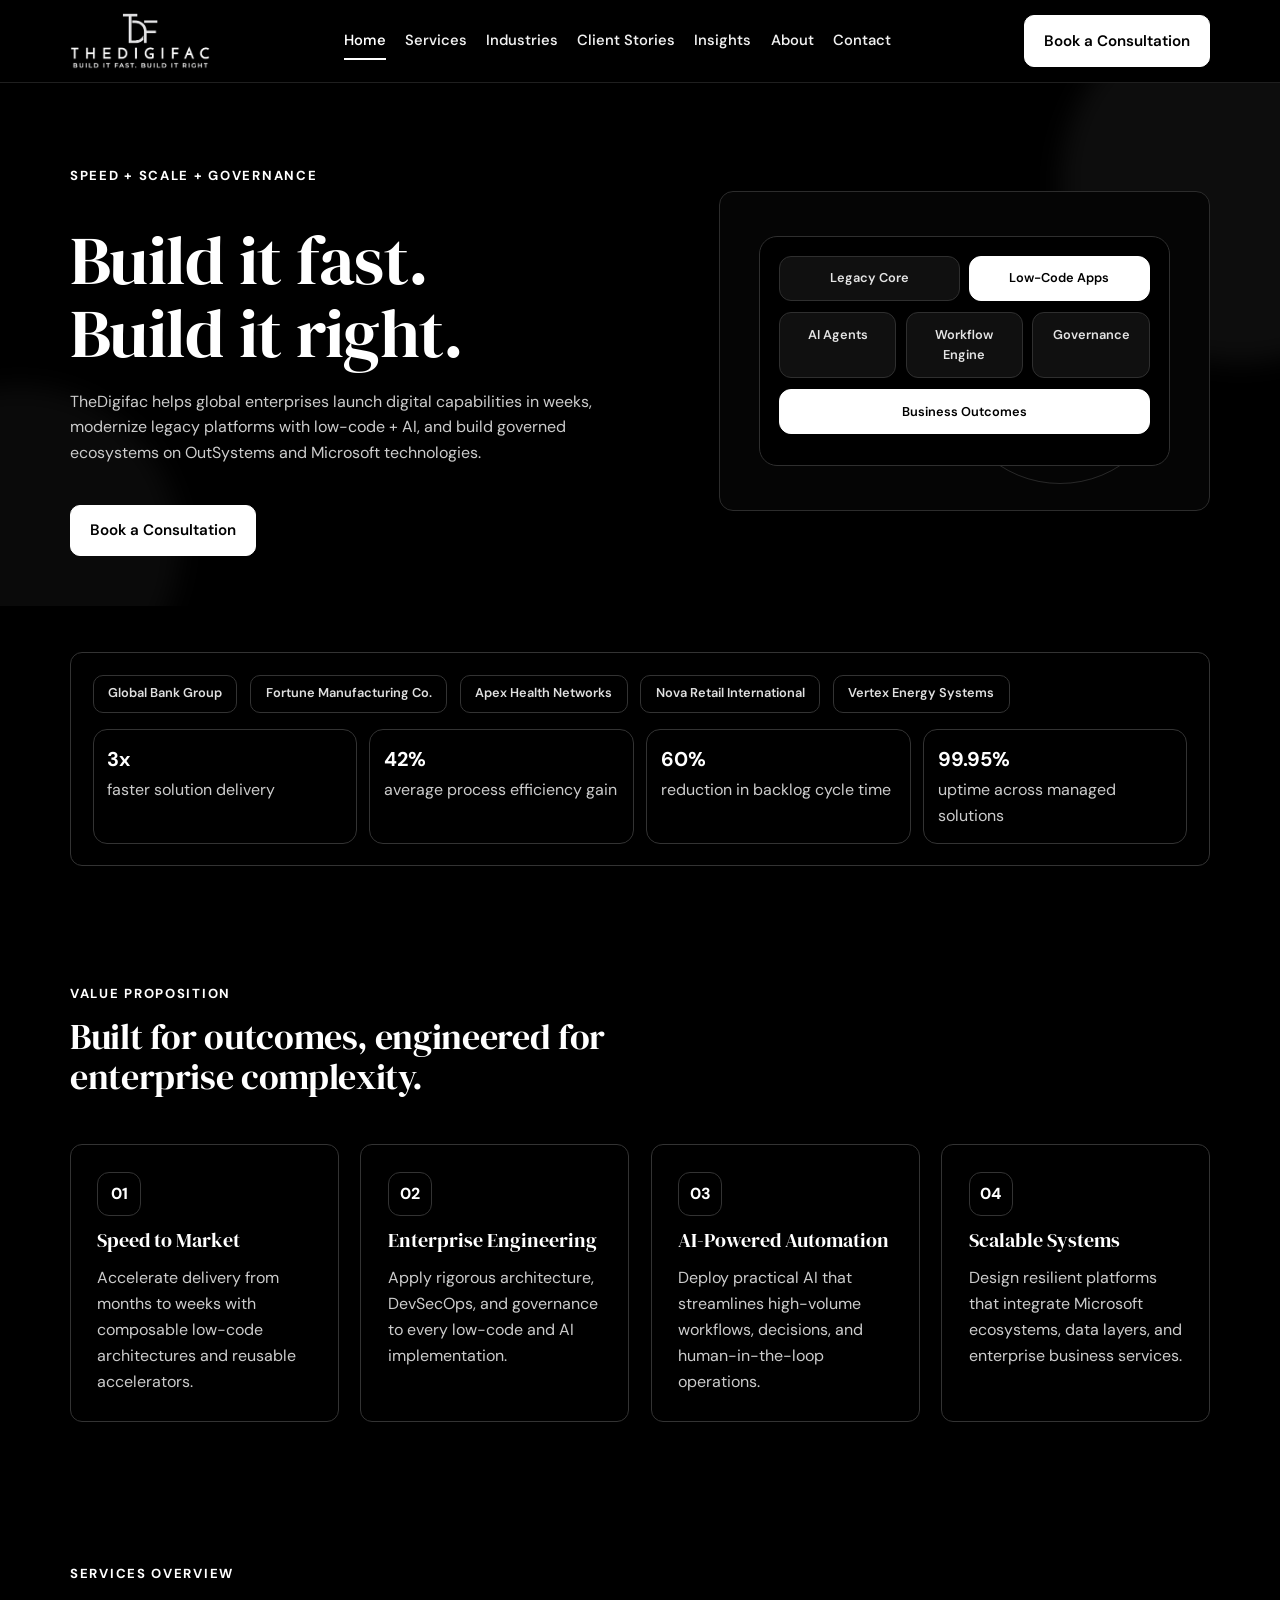
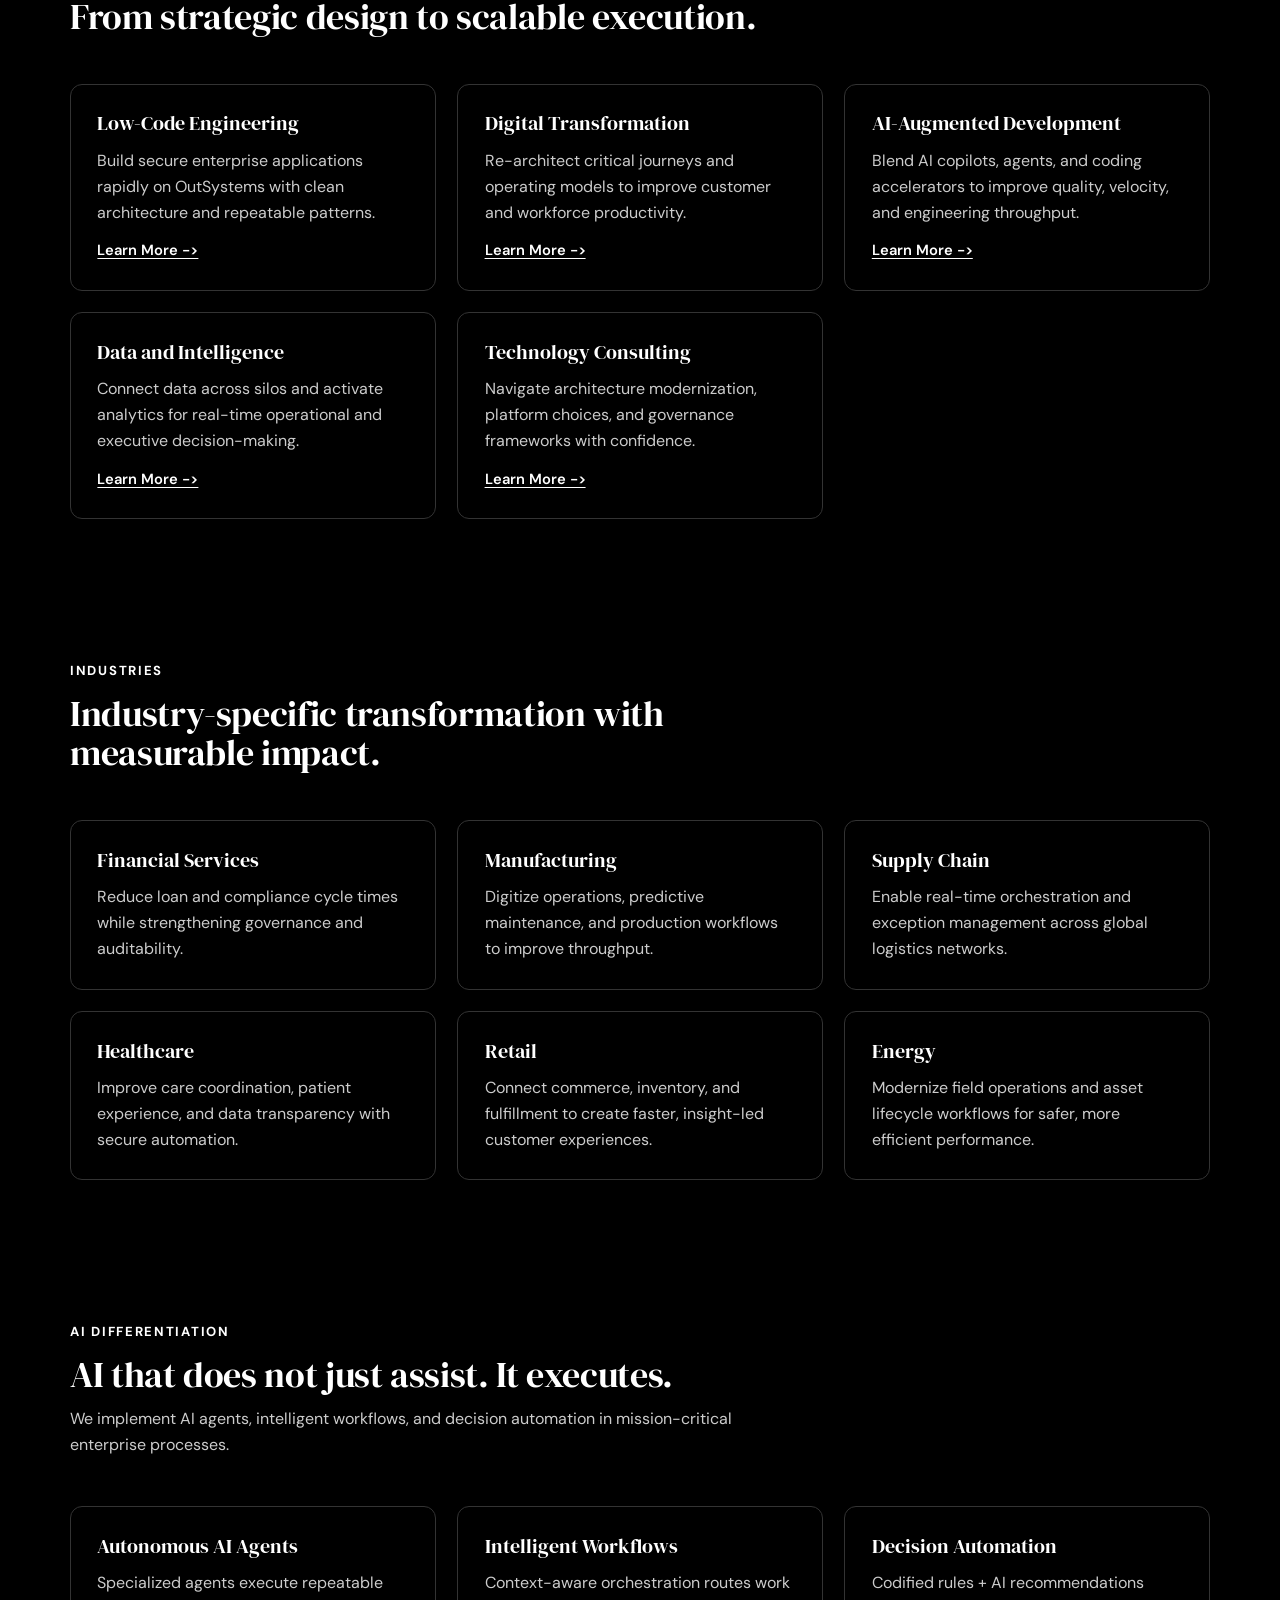
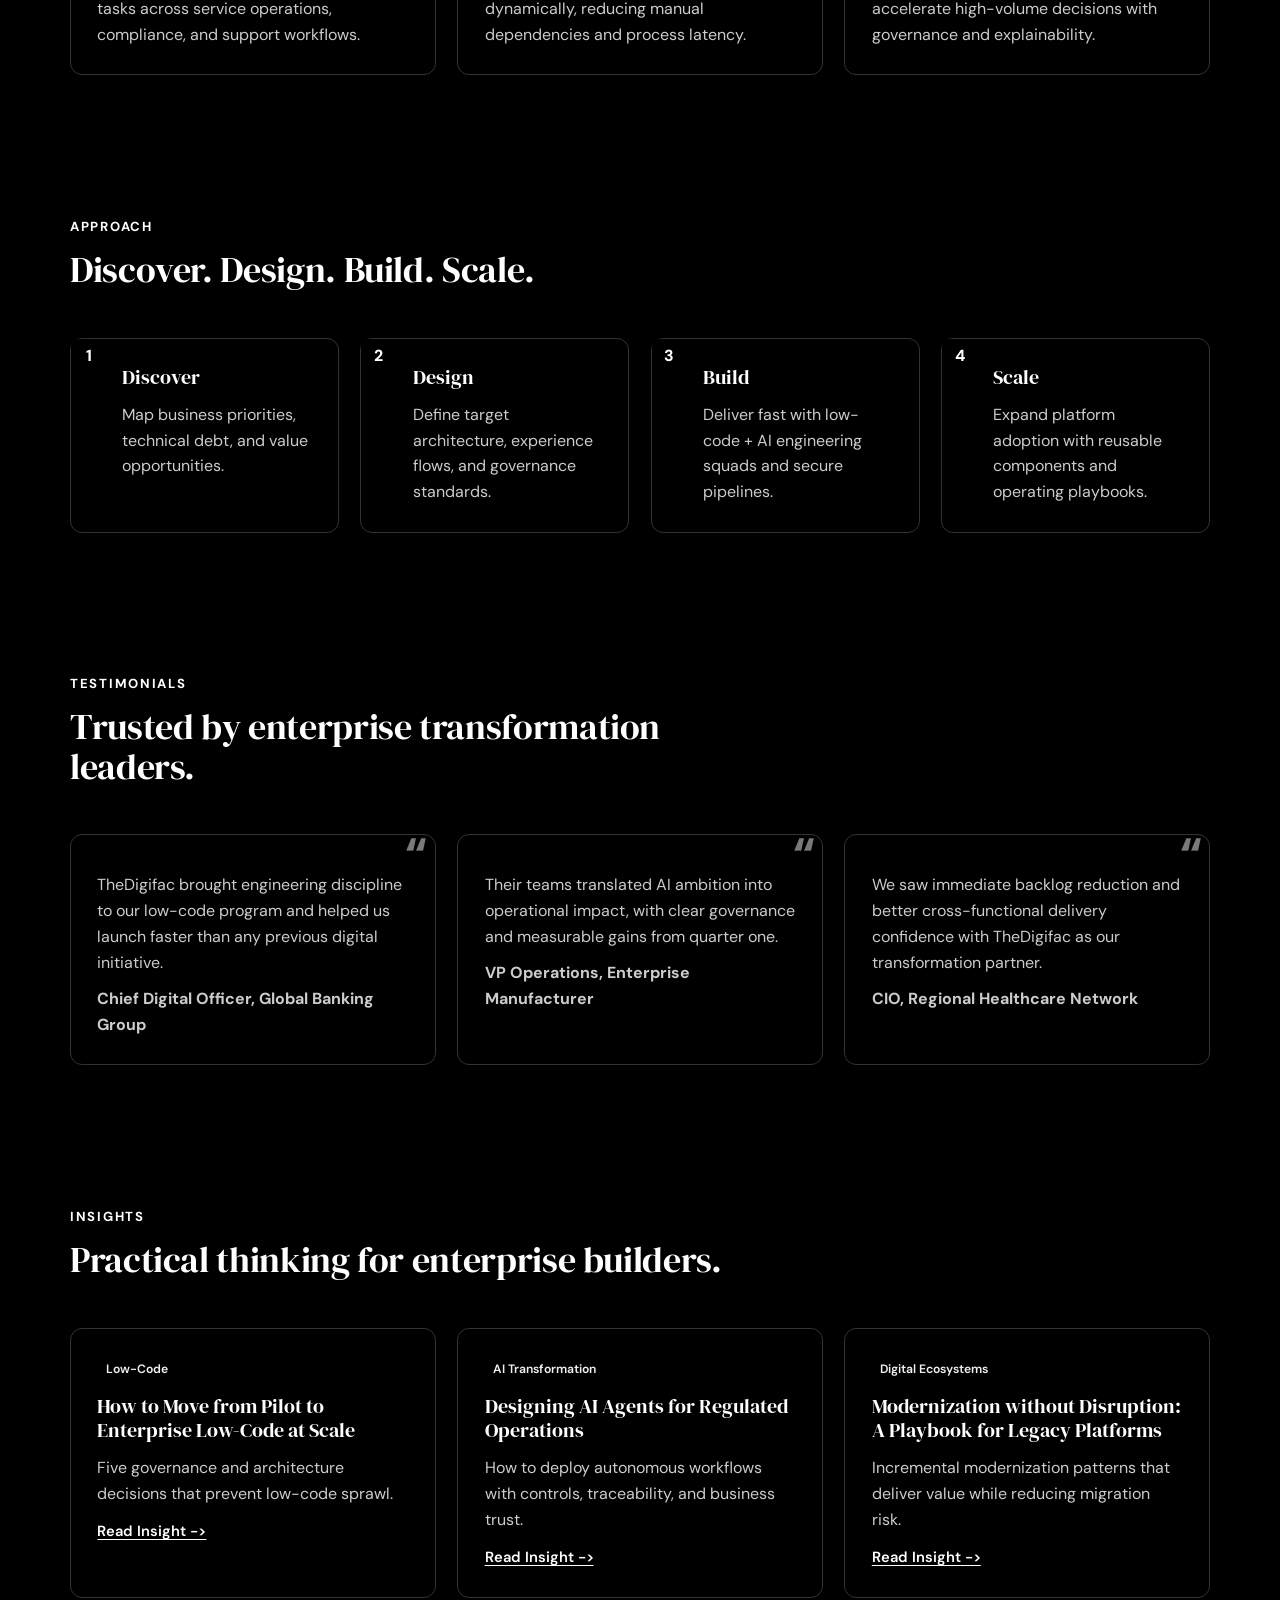
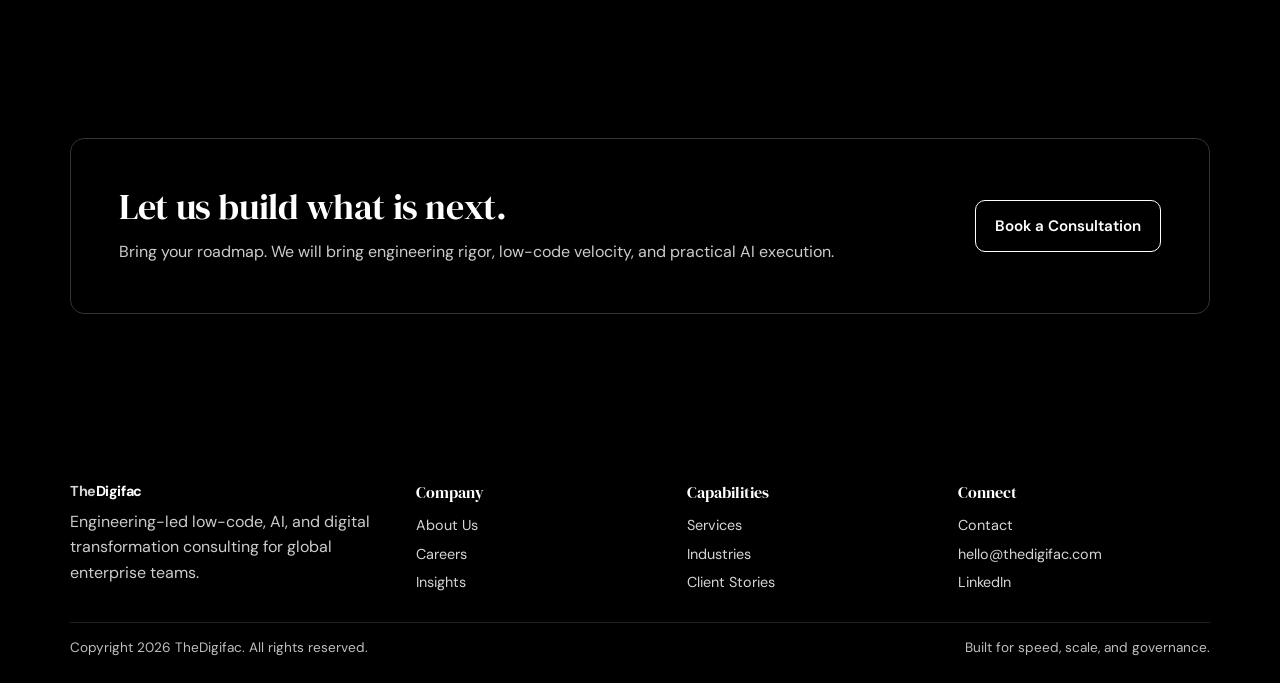
<file: index.html>
<!doctype html>
<html lang="en">
  <head>
    <meta charset="UTF-8" />
    <meta name="viewport" content="width=device-width, initial-scale=1.0" />
    <title>TheDigifac | Engineering-Led Low-Code and AI Transformation</title>
    <meta
      name="description"
      content="TheDigifac helps global enterprises deliver applications in weeks, modernize legacy systems with low-code and AI, and scale governed digital ecosystems."
    />
    <meta name="theme-color" content="#0a4bff" />
    <link rel="preconnect" href="https://fonts.googleapis.com" />
    <link rel="preconnect" href="https://fonts.gstatic.com" crossorigin />
    <link
      href="https://fonts.googleapis.com/css2?family=DM+Serif+Display:ital@0;1&family=DM+Sans:ital,opsz,wght@0,9..40,300;0,9..40,400;0,9..40,500;0,9..40,600;1,9..40,300&display=swap"
      rel="stylesheet"
    />
    <link rel="stylesheet" href="styles.css" />

    <!-- Google Analytics ready: replace G-XXXXXXX with your measurement ID -->
    <!--
    <script async src="https://www.googletagmanager.com/gtag/js?id=G-XXXXXXX"></script>
    <script>
      window.dataLayer = window.dataLayer || [];
      function gtag(){dataLayer.push(arguments);}
      gtag('js', new Date());
      gtag('config', 'G-XXXXXXX');
    </script>
    -->
  </head>
  <body>
    <header class="site-header">
      <div class="container nav-wrap">
        <a class="brand" href="index.html" aria-label="TheDigifac home">
          <img class="brand-logo" src="tdf_logo_1.png" alt="TheDigifac" />
        </a>
        <nav class="nav-links" aria-label="Primary">
          <a class="active" href="index.html">Home</a>
          <a href="services.html">Services</a>
          <a href="industries.html">Industries</a>
          <a href="client-stories.html">Client Stories</a>
          <a href="insights.html">Insights</a>
          <a href="about.html">About</a>
          <a href="contact.html">Contact</a>
        </nav>
        <div class="nav-actions">
          <a class="btn primary" href="contact.html#book"
            >Book a Consultation</a
          >
          <button
            class="menu-toggle"
            data-menu-toggle
            aria-label="Open menu"
            aria-expanded="false"
          >
            <span>Menu</span>
          </button>
        </div>
      </div>
      <div class="container mobile-menu" data-mobile-menu>
        <a class="active" href="index.html">Home</a>
        <a href="services.html">Services</a>
        <a href="industries.html">Industries</a>
        <a href="client-stories.html">Client Stories</a>
        <a href="insights.html">Insights</a>
        <a href="about.html">About</a>
        <a href="contact.html">Contact</a>
        <a class="btn primary" href="contact.html#book">Book a Consultation</a>
      </div>
    </header>

    <main>
      <section class="hero">
        <div class="container hero-grid">
          <div class="hero-copy reveal">
            <p class="kicker">Speed + Scale + Governance</p>
            <h1>Build it fast.<br />Build it right.</h1>
            <p>
              TheDigifac helps global enterprises launch digital capabilities in
              weeks, modernize legacy platforms with low-code + AI, and build
              governed ecosystems on OutSystems and Microsoft technologies.
            </p>
            <div class="hero-cta">
              <a class="btn primary" href="contact.html#book"
                >Book a Consultation</a
              >
            </div>
          </div>
          <div class="hero-visual reveal" aria-hidden="true">
            <span class="hero-orb one"></span>
            <span class="hero-orb two"></span>
            <div class="hero-diagram">
              <div class="diagram-row">
                <div class="diagram-node">Legacy Core</div>
                <div class="diagram-node highlight">Low-Code Apps</div>
              </div>
              <div class="diagram-row">
                <div class="diagram-node">AI Agents</div>
                <div class="diagram-node">Workflow Engine</div>
                <div class="diagram-node">Governance</div>
              </div>
              <div class="diagram-row">
                <div class="diagram-node highlight">Business Outcomes</div>
              </div>
            </div>
          </div>
        </div>
      </section>

      <section class="section compact">
        <div class="container trust-strip reveal">
          <div class="logo-row" aria-label="Client logos">
            <span class="logo-pill">Global Bank Group</span>
            <span class="logo-pill">Fortune Manufacturing Co.</span>
            <span class="logo-pill">Apex Health Networks</span>
            <span class="logo-pill">Nova Retail International</span>
            <span class="logo-pill">Vertex Energy Systems</span>
          </div>
          <div class="metric-grid">
            <div class="metric">
              <strong>3x</strong>
              <p>faster solution delivery</p>
            </div>
            <div class="metric">
              <strong>42%</strong>
              <p>average process efficiency gain</p>
            </div>
            <div class="metric">
              <strong>60%</strong>
              <p>reduction in backlog cycle time</p>
            </div>
            <div class="metric">
              <strong>99.95%</strong>
              <p>uptime across managed solutions</p>
            </div>
          </div>
        </div>
      </section>

      <section class="section">
        <div class="container">
          <div class="section-head reveal">
            <p class="kicker">Value Proposition</p>
            <h2>Built for outcomes, engineered for enterprise complexity.</h2>
          </div>
          <div class="grid-4">
            <article class="card reveal">
              <div class="icon">01</div>
              <h3>Speed to Market</h3>
              <p>
                Accelerate delivery from months to weeks with composable
                low-code architectures and reusable accelerators.
              </p>
            </article>
            <article class="card reveal">
              <div class="icon">02</div>
              <h3>Enterprise Engineering</h3>
              <p>
                Apply rigorous architecture, DevSecOps, and governance to every
                low-code and AI implementation.
              </p>
            </article>
            <article class="card reveal">
              <div class="icon">03</div>
              <h3>AI-Powered Automation</h3>
              <p>
                Deploy practical AI that streamlines high-volume workflows,
                decisions, and human-in-the-loop operations.
              </p>
            </article>
            <article class="card reveal">
              <div class="icon">04</div>
              <h3>Scalable Systems</h3>
              <p>
                Design resilient platforms that integrate Microsoft ecosystems,
                data layers, and enterprise business services.
              </p>
            </article>
          </div>
        </div>
      </section>

      <section class="section">
        <div class="container">
          <div class="section-head reveal">
            <p class="kicker">Services Overview</p>
            <h2>From strategic design to scalable execution.</h2>
          </div>
          <div class="grid-3">
            <article class="card reveal">
              <h3>Low-Code Engineering</h3>
              <p>
                Build secure enterprise applications rapidly on OutSystems with
                clean architecture and repeatable patterns.
              </p>
              <a class="link-arrow" href="services.html">Learn More -></a>
            </article>
            <article class="card reveal">
              <h3>Digital Transformation</h3>
              <p>
                Re-architect critical journeys and operating models to improve
                customer and workforce productivity.
              </p>
              <a class="link-arrow" href="services.html">Learn More -></a>
            </article>
            <article class="card reveal">
              <h3>AI-Augmented Development</h3>
              <p>
                Blend AI copilots, agents, and coding accelerators to improve
                quality, velocity, and engineering throughput.
              </p>
              <a class="link-arrow" href="services.html">Learn More -></a>
            </article>
            <article class="card reveal">
              <h3>Data and Intelligence</h3>
              <p>
                Connect data across silos and activate analytics for real-time
                operational and executive decision-making.
              </p>
              <a class="link-arrow" href="services.html">Learn More -></a>
            </article>
            <article class="card reveal">
              <h3>Technology Consulting</h3>
              <p>
                Navigate architecture modernization, platform choices, and
                governance frameworks with confidence.
              </p>
              <a class="link-arrow" href="services.html">Learn More -></a>
            </article>
          </div>
        </div>
      </section>

      <section class="section dark-section">
        <div class="container">
          <div class="section-head reveal">
            <p class="kicker">Industries</p>
            <h2>Industry-specific transformation with measurable impact.</h2>
          </div>
          <div class="grid-3">
            <article class="card reveal">
              <h3>Financial Services</h3>
              <p>
                Reduce loan and compliance cycle times while strengthening
                governance and auditability.
              </p>
            </article>
            <article class="card reveal">
              <h3>Manufacturing</h3>
              <p>
                Digitize operations, predictive maintenance, and production
                workflows to improve throughput.
              </p>
            </article>
            <article class="card reveal">
              <h3>Supply Chain</h3>
              <p>
                Enable real-time orchestration and exception management across
                global logistics networks.
              </p>
            </article>
            <article class="card reveal">
              <h3>Healthcare</h3>
              <p>
                Improve care coordination, patient experience, and data
                transparency with secure automation.
              </p>
            </article>
            <article class="card reveal">
              <h3>Retail</h3>
              <p>
                Connect commerce, inventory, and fulfillment to create faster,
                insight-led customer experiences.
              </p>
            </article>
            <article class="card reveal">
              <h3>Energy</h3>
              <p>
                Modernize field operations and asset lifecycle workflows for
                safer, more efficient performance.
              </p>
            </article>
          </div>
        </div>
      </section>

      <section class="section">
        <div class="container">
          <div class="section-head reveal">
            <p class="kicker">AI Differentiation</p>
            <h2>AI that does not just assist. It executes.</h2>
            <p>
              We implement AI agents, intelligent workflows, and decision
              automation in mission-critical enterprise processes.
            </p>
          </div>
          <div class="grid-3">
            <article class="card reveal">
              <h3>Autonomous AI Agents</h3>
              <p>
                Specialized agents execute repeatable tasks across service
                operations, compliance, and support workflows.
              </p>
            </article>
            <article class="card reveal">
              <h3>Intelligent Workflows</h3>
              <p>
                Context-aware orchestration routes work dynamically, reducing
                manual dependencies and process latency.
              </p>
            </article>
            <article class="card reveal">
              <h3>Decision Automation</h3>
              <p>
                Codified rules + AI recommendations accelerate high-volume
                decisions with governance and explainability.
              </p>
            </article>
          </div>
        </div>
      </section>

      <section class="section">
        <div class="container">
          <div class="section-head reveal">
            <p class="kicker">Approach</p>
            <h2>Discover. Design. Build. Scale.</h2>
          </div>
          <div class="grid-4 steps">
            <article class="card step reveal">
              <h3>Discover</h3>
              <p>
                Map business priorities, technical debt, and value
                opportunities.
              </p>
            </article>
            <article class="card step reveal">
              <h3>Design</h3>
              <p>
                Define target architecture, experience flows, and governance
                standards.
              </p>
            </article>
            <article class="card step reveal">
              <h3>Build</h3>
              <p>
                Deliver fast with low-code + AI engineering squads and secure
                pipelines.
              </p>
            </article>
            <article class="card step reveal">
              <h3>Scale</h3>
              <p>
                Expand platform adoption with reusable components and operating
                playbooks.
              </p>
            </article>
          </div>
        </div>
      </section>

      <section class="section dark-section">
        <div class="container">
          <div class="section-head reveal">
            <p class="kicker">Testimonials</p>
            <h2>Trusted by enterprise transformation leaders.</h2>
          </div>
          <div class="grid-3">
            <article class="card testimonial reveal">
              <p>
                TheDigifac brought engineering discipline to our low-code
                program and helped us launch faster than any previous digital
                initiative.
              </p>
              <p>
                <strong>Chief Digital Officer, Global Banking Group</strong>
              </p>
            </article>
            <article class="card testimonial reveal">
              <p>
                Their teams translated AI ambition into operational impact, with
                clear governance and measurable gains from quarter one.
              </p>
              <p><strong>VP Operations, Enterprise Manufacturer</strong></p>
            </article>
            <article class="card testimonial reveal">
              <p>
                We saw immediate backlog reduction and better cross-functional
                delivery confidence with TheDigifac as our transformation
                partner.
              </p>
              <p><strong>CIO, Regional Healthcare Network</strong></p>
            </article>
          </div>
        </div>
      </section>

      <section class="section">
        <div class="container">
          <div class="section-head reveal">
            <p class="kicker">Insights</p>
            <h2>Practical thinking for enterprise builders.</h2>
          </div>
          <div class="grid-3">
            <article class="card reveal">
              <span class="blog-tag">Low-Code</span>
              <h3>How to Move from Pilot to Enterprise Low-Code at Scale</h3>
              <p>
                Five governance and architecture decisions that prevent low-code
                sprawl.
              </p>
              <a class="link-arrow" href="insights.html">Read Insight -></a>
            </article>
            <article class="card reveal">
              <span class="blog-tag">AI Transformation</span>
              <h3>Designing AI Agents for Regulated Operations</h3>
              <p>
                How to deploy autonomous workflows with controls, traceability,
                and business trust.
              </p>
              <a class="link-arrow" href="insights.html">Read Insight -></a>
            </article>
            <article class="card reveal">
              <span class="blog-tag">Digital Ecosystems</span>
              <h3>
                Modernization without Disruption: A Playbook for Legacy
                Platforms
              </h3>
              <p>
                Incremental modernization patterns that deliver value while
                reducing migration risk.
              </p>
              <a class="link-arrow" href="insights.html">Read Insight -></a>
            </article>
          </div>
        </div>
      </section>

      <section class="section">
        <div class="container reveal">
          <div class="cta-band">
            <div>
              <h2>Let us build what is next.</h2>
              <p>
                Bring your roadmap. We will bring engineering rigor, low-code
                velocity, and practical AI execution.
              </p>
            </div>
            <a class="btn ghost" href="contact.html#book"
              >Book a Consultation</a
            >
          </div>
        </div>
      </section>
    </main>

    <footer class="site-footer">
      <div class="container">
        <div class="footer-grid">
          <div>
            <a class="brand" href="index.html">The<span>Digifac</span></a>
            <p>
              Engineering-led low-code, AI, and digital transformation
              consulting for global enterprise teams.
            </p>
          </div>
          <div>
            <h4>Company</h4>
            <a href="about.html">About Us</a>
            <a href="careers.html">Careers</a>
            <a href="insights.html">Insights</a>
          </div>
          <div>
            <h4>Capabilities</h4>
            <a href="services.html">Services</a>
            <a href="industries.html">Industries</a>
            <a href="client-stories.html">Client Stories</a>
          </div>
          <div>
            <h4>Connect</h4>
            <a href="contact.html">Contact</a>
            <a href="mailto:hello@thedigifac.com">hello@thedigifac.com</a>
            <a href="https://www.linkedin.com" target="_blank" rel="noopener"
              >LinkedIn</a
            >
          </div>
        </div>
        <div class="footer-bottom">
          <span
            >Copyright <span data-year></span> TheDigifac. All rights
            reserved.</span
          >
          <span>Built for speed, scale, and governance.</span>
        </div>
      </div>
    </footer>

    <script src="script.js"></script>
  </body>
</html>
</file>
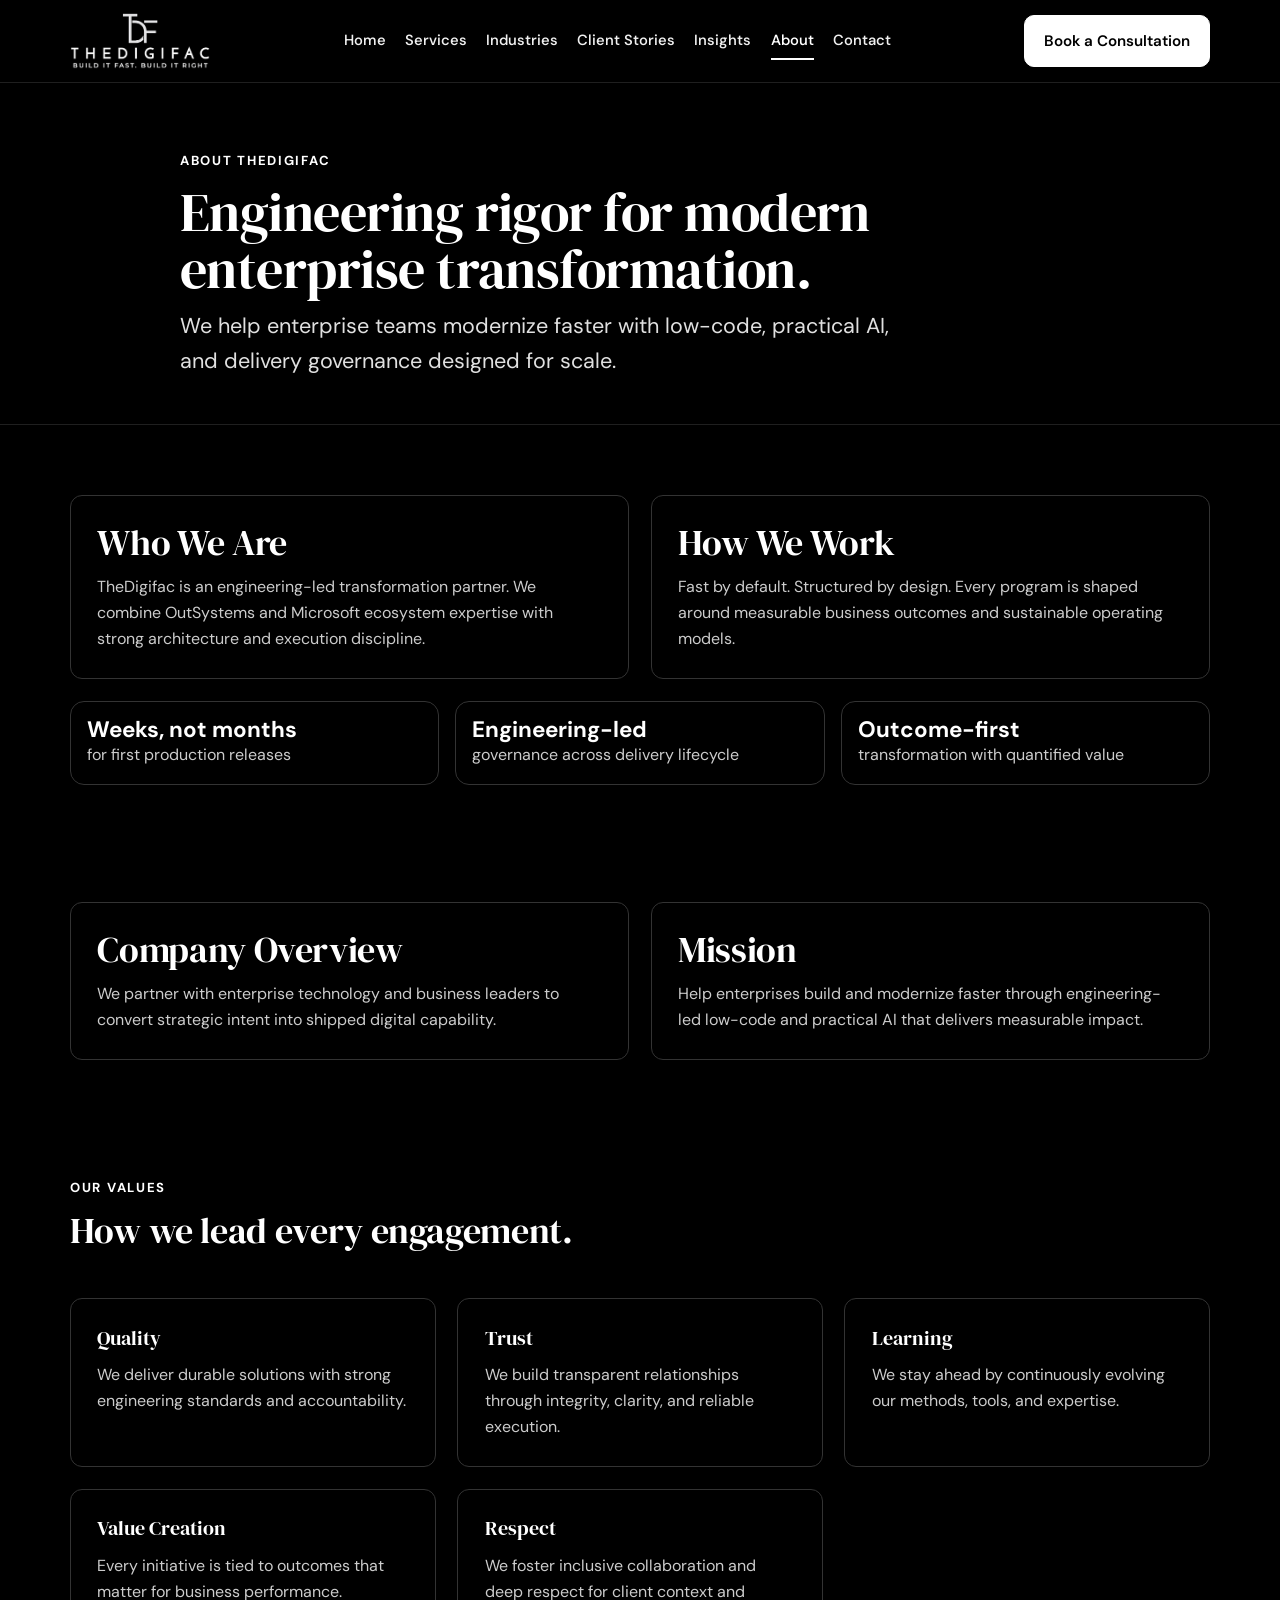
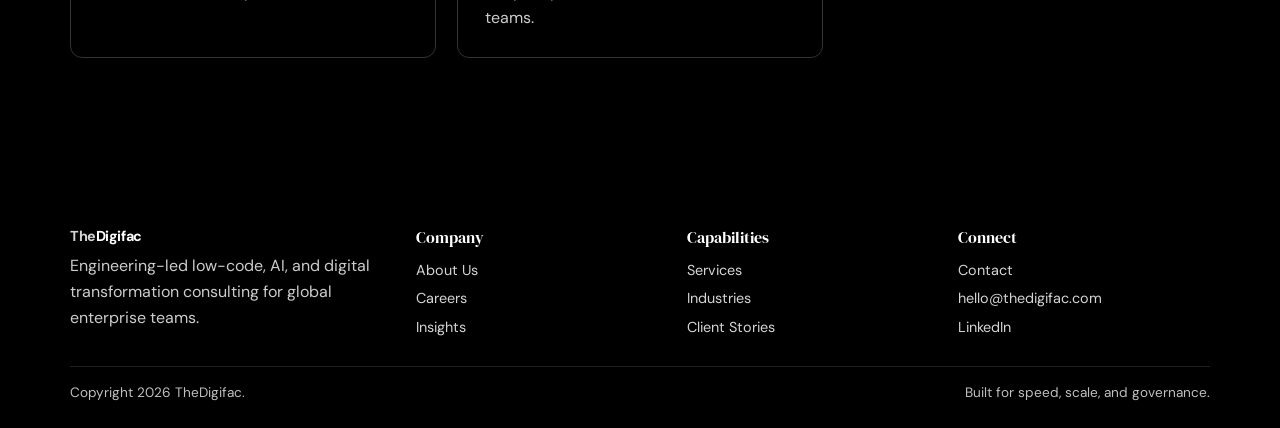
<file: about.html>
<!doctype html>
<html lang="en">
  <head>
    <meta charset="UTF-8" />
    <meta name="viewport" content="width=device-width, initial-scale=1.0" />
    <title>About Us | TheDigifac</title>
    <meta
      name="description"
      content="Learn about TheDigifac, our mission, values, and engineering-led philosophy for low-code and AI transformation."
    />
    <link rel="preconnect" href="https://fonts.googleapis.com" />
    <link rel="preconnect" href="https://fonts.gstatic.com" crossorigin />
    <link
      href="https://fonts.googleapis.com/css2?family=DM+Serif+Display:ital@0;1&family=DM+Sans:ital,opsz,wght@0,9..40,300;0,9..40,400;0,9..40,500;0,9..40,600;1,9..40,300&display=swap"
      rel="stylesheet"
    />
    <link rel="stylesheet" href="styles.css" />
  </head>
  <body>
    <header class="site-header">
      <div class="container nav-wrap">
        <a class="brand" href="index.html" aria-label="TheDigifac home">
          <img class="brand-logo" src="tdf_logo_1.png" alt="TheDigifac" />
        </a>
        <nav class="nav-links" aria-label="Primary">
          <a href="index.html">Home</a>
          <a href="services.html">Services</a>
          <a href="industries.html">Industries</a>
          <a href="client-stories.html">Client Stories</a>
          <a href="insights.html">Insights</a>
          <a class="active" href="about.html">About</a>
          <a href="contact.html">Contact</a>
        </nav>
        <div class="nav-actions">
          <a class="btn primary" href="contact.html#book"
            >Book a Consultation</a
          >
          <button
            class="menu-toggle"
            data-menu-toggle
            aria-label="Open menu"
            aria-expanded="false"
          >
            <span>Menu</span>
          </button>
        </div>
      </div>
      <div class="container mobile-menu" data-mobile-menu>
        <a href="index.html">Home</a>
        <a href="services.html">Services</a>
        <a href="industries.html">Industries</a>
        <a href="client-stories.html">Client Stories</a>
        <a href="insights.html">Insights</a>
        <a class="active" href="about.html">About</a>
        <a href="contact.html">Contact</a>
        <a class="btn primary" href="contact.html#book">Book a Consultation</a>
      </div>
    </header>

    <main>
      <section class="page-hero">
        <div class="container reveal">
          <p class="kicker">About TheDigifac</p>
          <h1>Engineering rigor for modern enterprise transformation.</h1>
          <p class="lede">
            We help enterprise teams modernize faster with low-code, practical
            AI, and delivery governance designed for scale.
          </p>
        </div>
      </section>

      <section class="section">
        <div class="container">
          <div class="about-intro">
            <article class="card reveal">
              <h2>Who We Are</h2>
              <p>
                TheDigifac is an engineering-led transformation partner. We
                combine OutSystems and Microsoft ecosystem expertise with strong
                architecture and execution discipline.
              </p>
            </article>
            <article class="card reveal">
              <h2>How We Work</h2>
              <p>
                Fast by default. Structured by design. Every program is shaped
                around measurable business outcomes and sustainable operating
                models.
              </p>
            </article>
          </div>
          <div class="about-stat-grid reveal">
            <div class="about-stat">
              <strong>Weeks, not months</strong>
              <p>for first production releases</p>
            </div>
            <div class="about-stat">
              <strong>Engineering-led</strong>
              <p>governance across delivery lifecycle</p>
            </div>
            <div class="about-stat">
              <strong>Outcome-first</strong>
              <p>transformation with quantified value</p>
            </div>
          </div>
        </div>
      </section>

      <section class="section compact">
        <div class="container grid-2">
          <article class="card reveal">
            <h2>Company Overview</h2>
            <p>
              We partner with enterprise technology and business leaders to
              convert strategic intent into shipped digital capability.
            </p>
          </article>
          <article class="card reveal">
            <h2>Mission</h2>
            <p>
              Help enterprises build and modernize faster through
              engineering-led low-code and practical AI that delivers measurable
              impact.
            </p>
          </article>
        </div>
      </section>

      <section class="section dark-section">
        <div class="container">
          <div class="section-head reveal">
            <p class="kicker">Our Values</p>
            <h2>How we lead every engagement.</h2>
          </div>
          <div class="grid-3">
            <article class="card reveal">
              <h3>Quality</h3>
              <p>
                We deliver durable solutions with strong engineering standards
                and accountability.
              </p>
            </article>
            <article class="card reveal">
              <h3>Trust</h3>
              <p>
                We build transparent relationships through integrity, clarity,
                and reliable execution.
              </p>
            </article>
            <article class="card reveal">
              <h3>Learning</h3>
              <p>
                We stay ahead by continuously evolving our methods, tools, and
                expertise.
              </p>
            </article>
            <article class="card reveal">
              <h3>Value Creation</h3>
              <p>
                Every initiative is tied to outcomes that matter for business
                performance.
              </p>
            </article>
            <article class="card reveal">
              <h3>Respect</h3>
              <p>
                We foster inclusive collaboration and deep respect for client
                context and teams.
              </p>
            </article>
          </div>
        </div>
      </section>
    </main>

    <footer class="site-footer">
      <div class="container">
        <div class="footer-grid">
          <div>
            <a class="brand" href="index.html">The<span>Digifac</span></a>
            <p>
              Engineering-led low-code, AI, and digital transformation
              consulting for global enterprise teams.
            </p>
          </div>
          <div>
            <h4>Company</h4>
            <a href="about.html">About Us</a><a href="careers.html">Careers</a
            ><a href="insights.html">Insights</a>
          </div>
          <div>
            <h4>Capabilities</h4>
            <a href="services.html">Services</a
            ><a href="industries.html">Industries</a
            ><a href="client-stories.html">Client Stories</a>
          </div>
          <div>
            <h4>Connect</h4>
            <a href="contact.html">Contact</a
            ><a href="mailto:hello@thedigifac.com">hello@thedigifac.com</a
            ><a href="https://www.linkedin.com" target="_blank" rel="noopener"
              >LinkedIn</a
            >
          </div>
        </div>
        <div class="footer-bottom">
          <span>Copyright <span data-year></span> TheDigifac.</span
          ><span>Built for speed, scale, and governance.</span>
        </div>
      </div>
    </footer>

    <script src="script.js"></script>
  </body>
</html>
</file>
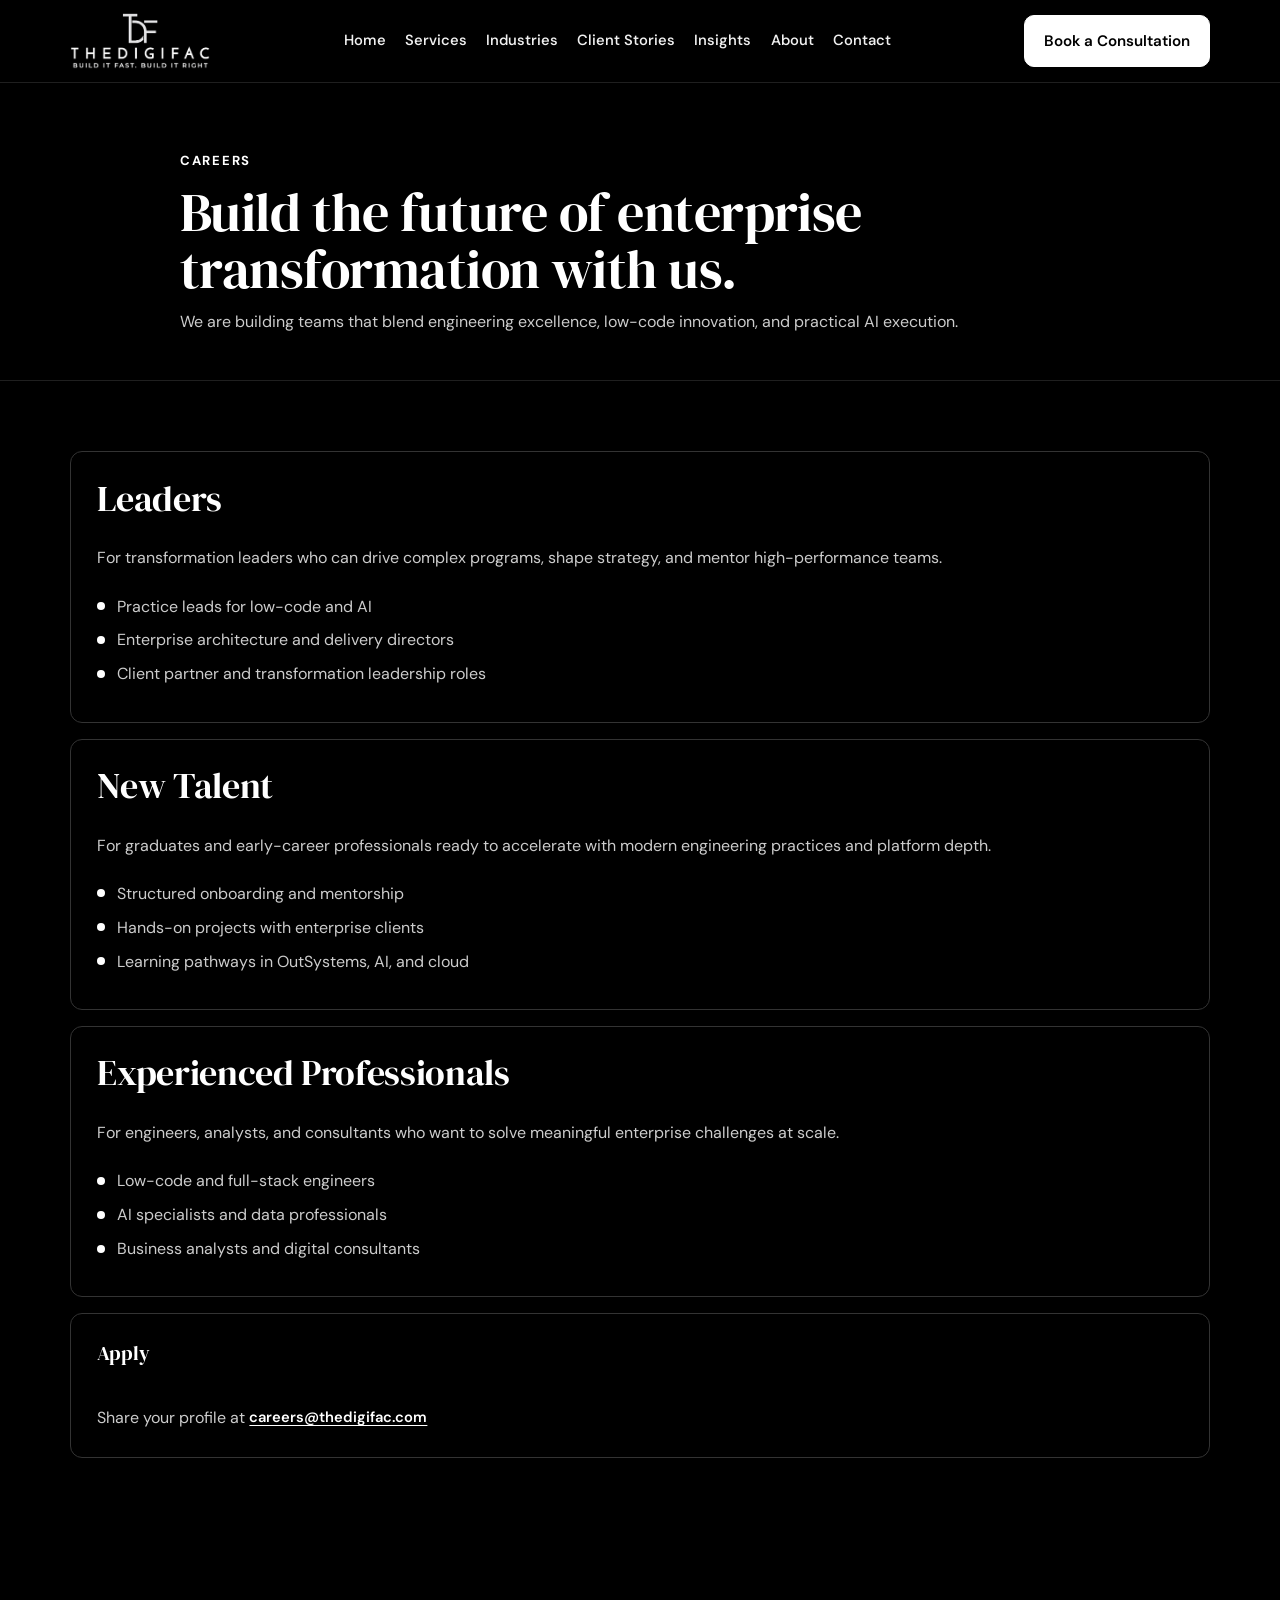
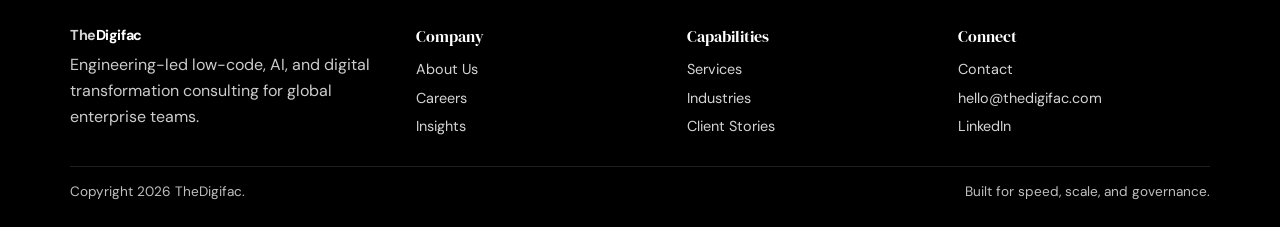
<file: careers.html>
<!doctype html>
<html lang="en">
  <head>
    <meta charset="UTF-8" />
    <meta name="viewport" content="width=device-width, initial-scale=1.0" />
    <title>Careers | TheDigifac</title>
    <meta
      name="description"
      content="Build your career with TheDigifac across leadership, early talent, and experienced professional tracks."
    />
    <link rel="preconnect" href="https://fonts.googleapis.com" />
    <link rel="preconnect" href="https://fonts.gstatic.com" crossorigin />
    <link
      href="https://fonts.googleapis.com/css2?family=DM+Serif+Display:ital@0;1&family=DM+Sans:ital,opsz,wght@0,9..40,300;0,9..40,400;0,9..40,500;0,9..40,600;1,9..40,300&display=swap"
      rel="stylesheet"
    />
    <link rel="stylesheet" href="styles.css" />
  </head>
  <body>
    <header class="site-header">
      <div class="container nav-wrap">
        <a class="brand" href="index.html" aria-label="TheDigifac home">
          <img class="brand-logo" src="tdf_logo_1.png" alt="TheDigifac" />
        </a>
        <nav class="nav-links" aria-label="Primary">
          <a href="index.html">Home</a>
          <a href="services.html">Services</a>
          <a href="industries.html">Industries</a>
          <a href="client-stories.html">Client Stories</a>
          <a href="insights.html">Insights</a>
          <a href="about.html">About</a>
          <a href="contact.html">Contact</a>
        </nav>
        <div class="nav-actions">
          <a class="btn primary" href="contact.html#book"
            >Book a Consultation</a
          >
          <button
            class="menu-toggle"
            data-menu-toggle
            aria-label="Open menu"
            aria-expanded="false"
          >
            <span>Menu</span>
          </button>
        </div>
      </div>
      <div class="container mobile-menu" data-mobile-menu>
        <a href="index.html">Home</a>
        <a href="services.html">Services</a>
        <a href="industries.html">Industries</a>
        <a href="client-stories.html">Client Stories</a>
        <a href="insights.html">Insights</a>
        <a href="about.html">About</a>
        <a href="contact.html">Contact</a>
        <a class="btn primary" href="contact.html#book">Book a Consultation</a>
      </div>
    </header>

    <main>
      <section class="page-hero">
        <div class="container reveal">
          <p class="kicker">Careers</p>
          <h1>Build the future of enterprise transformation with us.</h1>
          <p>
            We are building teams that blend engineering excellence, low-code
            innovation, and practical AI execution.
          </p>
        </div>
      </section>

      <section class="section">
        <div class="container timeline">
          <article class="card reveal">
            <h2>Leaders</h2>
            <p>
              For transformation leaders who can drive complex programs, shape
              strategy, and mentor high-performance teams.
            </p>
            <ul class="feature-list">
              <li>Practice leads for low-code and AI</li>
              <li>Enterprise architecture and delivery directors</li>
              <li>Client partner and transformation leadership roles</li>
            </ul>
          </article>

          <article class="card reveal">
            <h2>New Talent</h2>
            <p>
              For graduates and early-career professionals ready to accelerate
              with modern engineering practices and platform depth.
            </p>
            <ul class="feature-list">
              <li>Structured onboarding and mentorship</li>
              <li>Hands-on projects with enterprise clients</li>
              <li>Learning pathways in OutSystems, AI, and cloud</li>
            </ul>
          </article>

          <article class="card reveal">
            <h2>Experienced Professionals</h2>
            <p>
              For engineers, analysts, and consultants who want to solve
              meaningful enterprise challenges at scale.
            </p>
            <ul class="feature-list">
              <li>Low-code and full-stack engineers</li>
              <li>AI specialists and data professionals</li>
              <li>Business analysts and digital consultants</li>
            </ul>
          </article>

          <article class="card reveal">
            <h3>Apply</h3>
            <p>
              Share your profile at
              <a class="link-arrow" href="mailto:careers@thedigifac.com"
                >careers@thedigifac.com</a
              >
            </p>
          </article>
        </div>
      </section>
    </main>

    <footer class="site-footer">
      <div class="container">
        <div class="footer-grid">
          <div>
            <a class="brand" href="index.html">The<span>Digifac</span></a>
            <p>
              Engineering-led low-code, AI, and digital transformation
              consulting for global enterprise teams.
            </p>
          </div>
          <div>
            <h4>Company</h4>
            <a href="about.html">About Us</a><a href="careers.html">Careers</a
            ><a href="insights.html">Insights</a>
          </div>
          <div>
            <h4>Capabilities</h4>
            <a href="services.html">Services</a
            ><a href="industries.html">Industries</a
            ><a href="client-stories.html">Client Stories</a>
          </div>
          <div>
            <h4>Connect</h4>
            <a href="contact.html">Contact</a
            ><a href="mailto:hello@thedigifac.com">hello@thedigifac.com</a
            ><a href="https://www.linkedin.com" target="_blank" rel="noopener"
              >LinkedIn</a
            >
          </div>
        </div>
        <div class="footer-bottom">
          <span>Copyright <span data-year></span> TheDigifac.</span
          ><span>Built for speed, scale, and governance.</span>
        </div>
      </div>
    </footer>

    <script src="script.js"></script>
  </body>
</html>
</file>
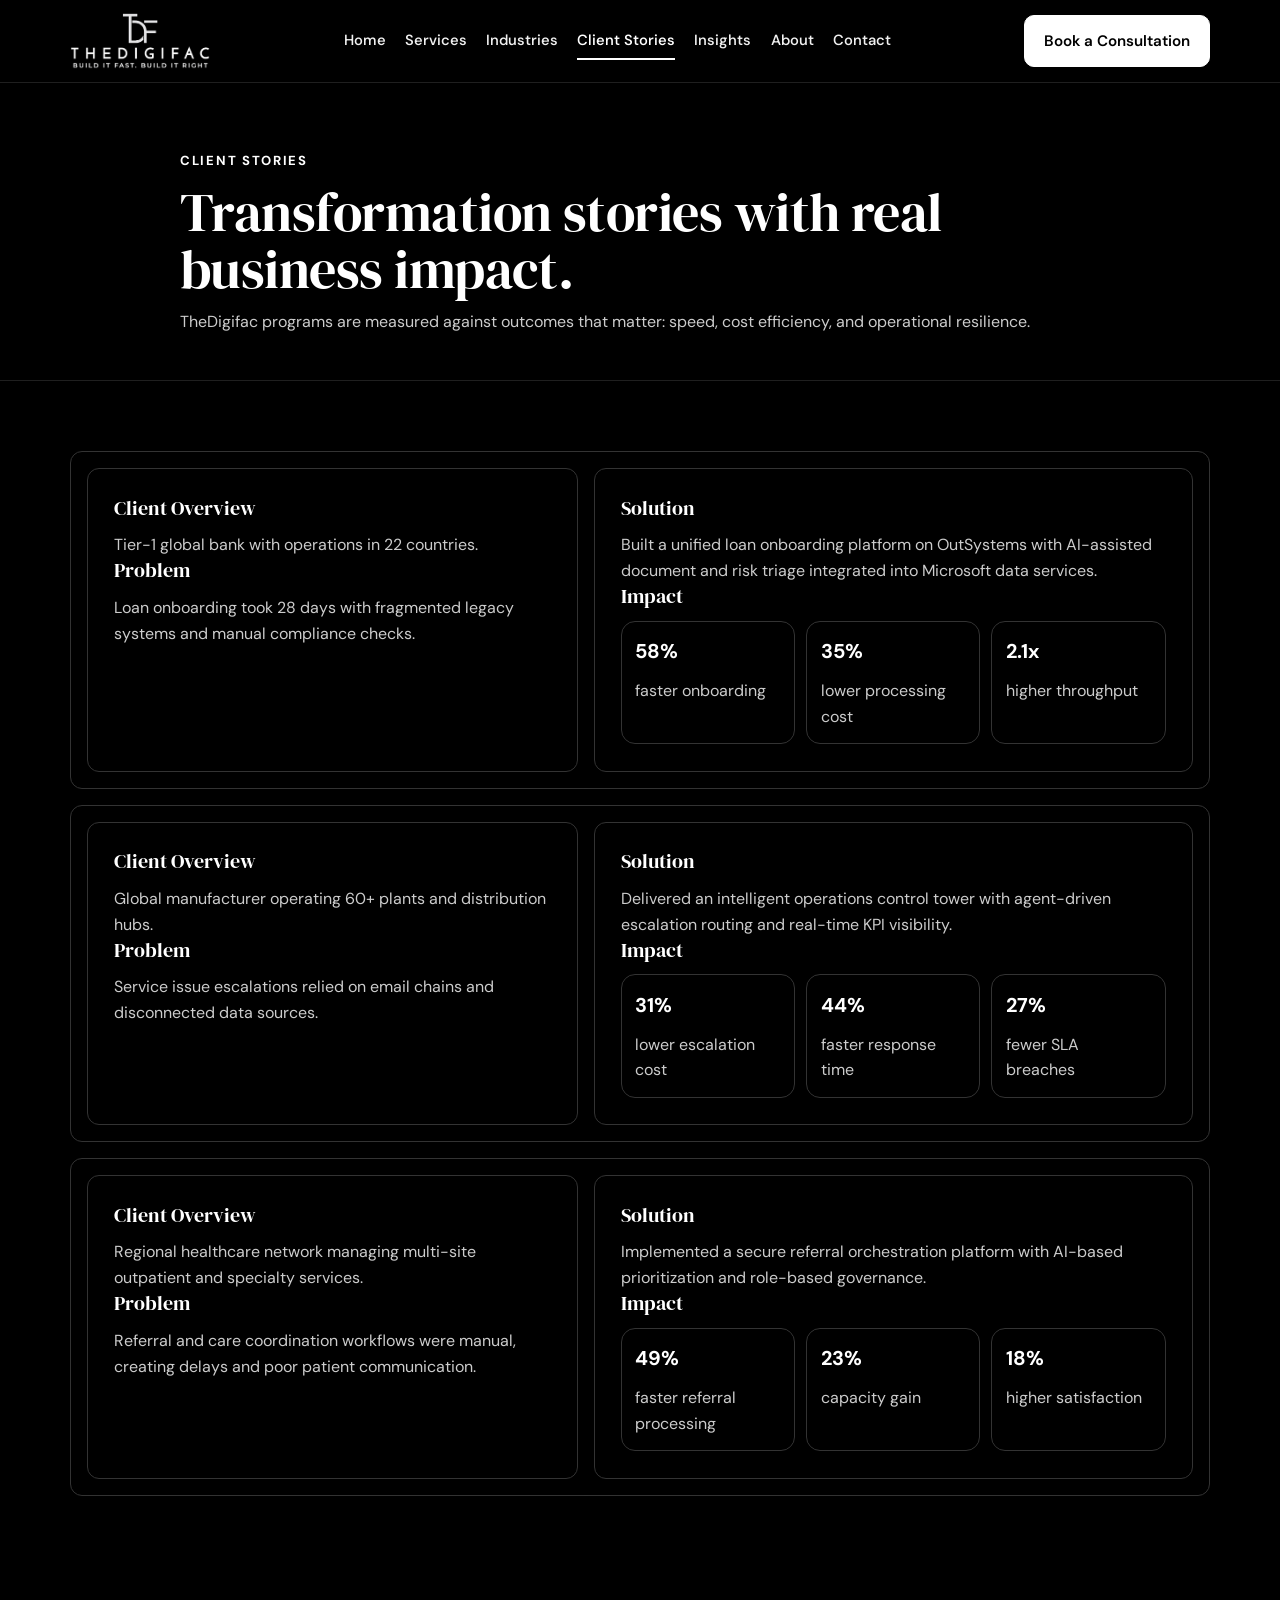
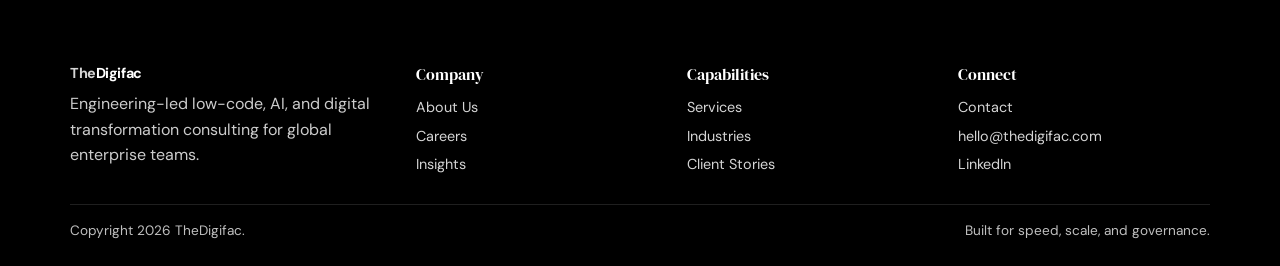
<file: client-stories.html>
<!doctype html>
<html lang="en">
  <head>
    <meta charset="UTF-8" />
    <meta name="viewport" content="width=device-width, initial-scale=1.0" />
    <title>Client Stories | TheDigifac</title>
    <meta
      name="description"
      content="Explore enterprise client stories from TheDigifac with measurable transformation outcomes in speed, cost, and efficiency."
    />
    <link rel="preconnect" href="https://fonts.googleapis.com" />
    <link rel="preconnect" href="https://fonts.gstatic.com" crossorigin />
    <link
      href="https://fonts.googleapis.com/css2?family=DM+Serif+Display:ital@0;1&family=DM+Sans:ital,opsz,wght@0,9..40,300;0,9..40,400;0,9..40,500;0,9..40,600;1,9..40,300&display=swap"
      rel="stylesheet"
    />
    <link rel="stylesheet" href="styles.css" />
  </head>
  <body>
    <header class="site-header">
      <div class="container nav-wrap">
        <a class="brand" href="index.html" aria-label="TheDigifac home">
          <img class="brand-logo" src="tdf_logo_1.png" alt="TheDigifac" />
        </a>
        <nav class="nav-links" aria-label="Primary">
          <a href="index.html">Home</a>
          <a href="services.html">Services</a>
          <a href="industries.html">Industries</a>
          <a class="active" href="client-stories.html">Client Stories</a>
          <a href="insights.html">Insights</a>
          <a href="about.html">About</a>
          <a href="contact.html">Contact</a>
        </nav>
        <div class="nav-actions">
          <a class="btn primary" href="contact.html#book"
            >Book a Consultation</a
          >
          <button
            class="menu-toggle"
            data-menu-toggle
            aria-label="Open menu"
            aria-expanded="false"
          >
            <span>Menu</span>
          </button>
        </div>
      </div>
      <div class="container mobile-menu" data-mobile-menu>
        <a href="index.html">Home</a>
        <a href="services.html">Services</a>
        <a href="industries.html">Industries</a>
        <a class="active" href="client-stories.html">Client Stories</a>
        <a href="insights.html">Insights</a>
        <a href="about.html">About</a>
        <a href="contact.html">Contact</a>
        <a class="btn primary" href="contact.html#book">Book a Consultation</a>
      </div>
    </header>

    <main>
      <section class="page-hero">
        <div class="container reveal">
          <p class="kicker">Client Stories</p>
          <h1>Transformation stories with real business impact.</h1>
          <p>
            TheDigifac programs are measured against outcomes that matter:
            speed, cost efficiency, and operational resilience.
          </p>
        </div>
      </section>

      <section class="section">
        <div class="container story-layout">
          <article class="story-block reveal">
            <div class="card">
              <h3>Client Overview</h3>
              <p>Tier-1 global bank with operations in 22 countries.</p>
              <h3>Problem</h3>
              <p>
                Loan onboarding took 28 days with fragmented legacy systems and
                manual compliance checks.
              </p>
            </div>
            <div class="card">
              <h3>Solution</h3>
              <p>
                Built a unified loan onboarding platform on OutSystems with
                AI-assisted document and risk triage integrated into Microsoft
                data services.
              </p>
              <h3>Impact</h3>
              <div class="stat-list">
                <div class="metric">
                  <strong>58%</strong>
                  <p>faster onboarding</p>
                </div>
                <div class="metric">
                  <strong>35%</strong>
                  <p>lower processing cost</p>
                </div>
                <div class="metric">
                  <strong>2.1x</strong>
                  <p>higher throughput</p>
                </div>
              </div>
            </div>
          </article>

          <article class="story-block reveal">
            <div class="card">
              <h3>Client Overview</h3>
              <p>
                Global manufacturer operating 60+ plants and distribution hubs.
              </p>
              <h3>Problem</h3>
              <p>
                Service issue escalations relied on email chains and
                disconnected data sources.
              </p>
            </div>
            <div class="card">
              <h3>Solution</h3>
              <p>
                Delivered an intelligent operations control tower with
                agent-driven escalation routing and real-time KPI visibility.
              </p>
              <h3>Impact</h3>
              <div class="stat-list">
                <div class="metric">
                  <strong>31%</strong>
                  <p>lower escalation cost</p>
                </div>
                <div class="metric">
                  <strong>44%</strong>
                  <p>faster response time</p>
                </div>
                <div class="metric">
                  <strong>27%</strong>
                  <p>fewer SLA breaches</p>
                </div>
              </div>
            </div>
          </article>

          <article class="story-block reveal">
            <div class="card">
              <h3>Client Overview</h3>
              <p>
                Regional healthcare network managing multi-site outpatient and
                specialty services.
              </p>
              <h3>Problem</h3>
              <p>
                Referral and care coordination workflows were manual, creating
                delays and poor patient communication.
              </p>
            </div>
            <div class="card">
              <h3>Solution</h3>
              <p>
                Implemented a secure referral orchestration platform with
                AI-based prioritization and role-based governance.
              </p>
              <h3>Impact</h3>
              <div class="stat-list">
                <div class="metric">
                  <strong>49%</strong>
                  <p>faster referral processing</p>
                </div>
                <div class="metric">
                  <strong>23%</strong>
                  <p>capacity gain</p>
                </div>
                <div class="metric">
                  <strong>18%</strong>
                  <p>higher satisfaction</p>
                </div>
              </div>
            </div>
          </article>
        </div>
      </section>
    </main>

    <footer class="site-footer">
      <div class="container">
        <div class="footer-grid">
          <div>
            <a class="brand" href="index.html">The<span>Digifac</span></a>
            <p>
              Engineering-led low-code, AI, and digital transformation
              consulting for global enterprise teams.
            </p>
          </div>
          <div>
            <h4>Company</h4>
            <a href="about.html">About Us</a><a href="careers.html">Careers</a
            ><a href="insights.html">Insights</a>
          </div>
          <div>
            <h4>Capabilities</h4>
            <a href="services.html">Services</a
            ><a href="industries.html">Industries</a
            ><a href="client-stories.html">Client Stories</a>
          </div>
          <div>
            <h4>Connect</h4>
            <a href="contact.html">Contact</a
            ><a href="mailto:hello@thedigifac.com">hello@thedigifac.com</a
            ><a href="https://www.linkedin.com" target="_blank" rel="noopener"
              >LinkedIn</a
            >
          </div>
        </div>
        <div class="footer-bottom">
          <span>Copyright <span data-year></span> TheDigifac.</span
          ><span>Built for speed, scale, and governance.</span>
        </div>
      </div>
    </footer>

    <script src="script.js"></script>
  </body>
</html>
</file>
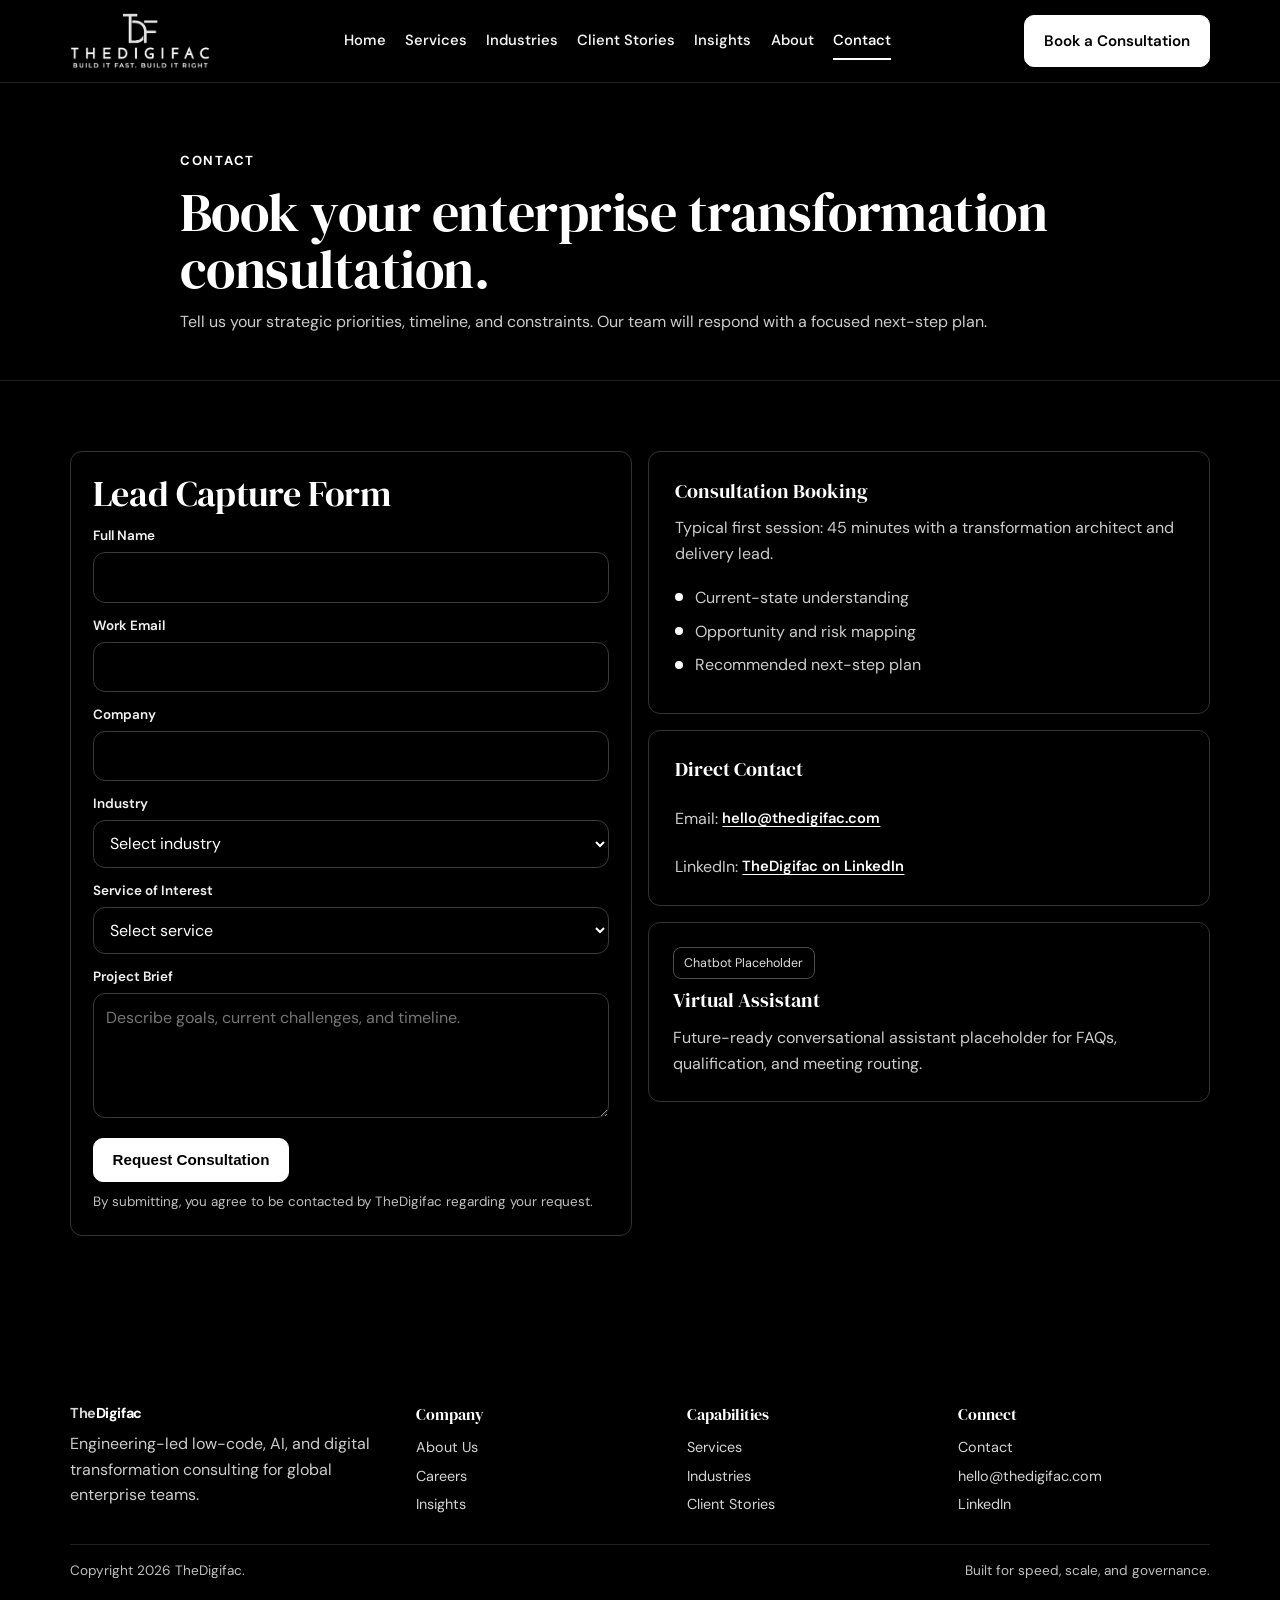
<file: contact.html>
<!doctype html>
<html lang="en">
  <head>
    <meta charset="UTF-8" />
    <meta name="viewport" content="width=device-width, initial-scale=1.0" />
    <title>Contact | TheDigifac</title>
    <meta
      name="description"
      content="Book a consultation with TheDigifac for low-code, AI, and digital transformation initiatives."
    />
    <link rel="preconnect" href="https://fonts.googleapis.com" />
    <link rel="preconnect" href="https://fonts.gstatic.com" crossorigin />
    <link
      href="https://fonts.googleapis.com/css2?family=DM+Serif+Display:ital@0;1&family=DM+Sans:ital,opsz,wght@0,9..40,300;0,9..40,400;0,9..40,500;0,9..40,600;1,9..40,300&display=swap"
      rel="stylesheet"
    />
    <link rel="stylesheet" href="styles.css" />
  </head>
  <body>
    <header class="site-header">
      <div class="container nav-wrap">
        <a class="brand" href="index.html" aria-label="TheDigifac home">
          <img class="brand-logo" src="tdf_logo_1.png" alt="TheDigifac" />
        </a>
        <nav class="nav-links" aria-label="Primary">
          <a href="index.html">Home</a>
          <a href="services.html">Services</a>
          <a href="industries.html">Industries</a>
          <a href="client-stories.html">Client Stories</a>
          <a href="insights.html">Insights</a>
          <a href="about.html">About</a>
          <a class="active" href="contact.html">Contact</a>
        </nav>
        <div class="nav-actions">
          <a class="btn primary" href="#book">Book a Consultation</a>
          <button
            class="menu-toggle"
            data-menu-toggle
            aria-label="Open menu"
            aria-expanded="false"
          >
            <span>Menu</span>
          </button>
        </div>
      </div>
      <div class="container mobile-menu" data-mobile-menu>
        <a href="index.html">Home</a>
        <a href="services.html">Services</a>
        <a href="industries.html">Industries</a>
        <a href="client-stories.html">Client Stories</a>
        <a href="insights.html">Insights</a>
        <a href="about.html">About</a>
        <a class="active" href="contact.html">Contact</a>
        <a class="btn primary" href="#book">Book a Consultation</a>
      </div>
    </header>

    <main>
      <section class="page-hero">
        <div class="container reveal">
          <p class="kicker">Contact</p>
          <h1 id="book">Book your enterprise transformation consultation.</h1>
          <p>
            Tell us your strategic priorities, timeline, and constraints. Our
            team will respond with a focused next-step plan.
          </p>
        </div>
      </section>

      <section class="section">
        <div class="container contact-grid">
          <div class="form-wrap reveal">
            <h2>Lead Capture Form</h2>
            <form action="#" method="post">
              <label for="name">Full Name</label>
              <input id="name" name="name" type="text" required />

              <label for="email">Work Email</label>
              <input id="email" name="email" type="email" required />

              <label for="company">Company</label>
              <input id="company" name="company" type="text" required />

              <label for="industry">Industry</label>
              <select id="industry" name="industry" required>
                <option value="">Select industry</option>
                <option>Financial Services</option>
                <option>Manufacturing</option>
                <option>Supply Chain</option>
                <option>Healthcare</option>
                <option>Retail</option>
                <option>Energy</option>
              </select>

              <label for="services">Service of Interest</label>
              <select id="services" name="services" required>
                <option value="">Select service</option>
                <option>Low-Code Engineering</option>
                <option>Digital Transformation</option>
                <option>AI-Augmented Development</option>
                <option>Data and Analytics</option>
                <option>Technology Consulting</option>
                <option>Team Extension</option>
              </select>

              <label for="message">Project Brief</label>
              <textarea
                id="message"
                name="message"
                placeholder="Describe goals, current challenges, and timeline."
                required
              ></textarea>

              <button class="btn primary" type="submit">
                Request Consultation
              </button>
            </form>
            <p class="form-note">
              By submitting, you agree to be contacted by TheDigifac regarding
              your request.
            </p>
          </div>

          <div class="reveal">
            <article class="card" style="margin-bottom: 1rem">
              <h3>Consultation Booking</h3>
              <p>
                Typical first session: 45 minutes with a transformation
                architect and delivery lead.
              </p>
              <ul class="feature-list">
                <li>Current-state understanding</li>
                <li>Opportunity and risk mapping</li>
                <li>Recommended next-step plan</li>
              </ul>
            </article>

            <article class="card" style="margin-bottom: 1rem">
              <h3>Direct Contact</h3>
              <p>
                Email:
                <a class="link-arrow" href="mailto:hello@thedigifac.com"
                  >hello@thedigifac.com</a
                >
              </p>
              <p>
                LinkedIn:
                <a
                  class="link-arrow"
                  href="https://www.linkedin.com"
                  target="_blank"
                  rel="noopener"
                  >TheDigifac on LinkedIn</a
                >
              </p>
            </article>

            <article class="chatbot-box">
              <span class="chatbot-pill">Chatbot Placeholder</span>
              <h3>Virtual Assistant</h3>
              <p>
                Future-ready conversational assistant placeholder for FAQs,
                qualification, and meeting routing.
              </p>
            </article>
          </div>
        </div>
      </section>
    </main>

    <footer class="site-footer">
      <div class="container">
        <div class="footer-grid">
          <div>
            <a class="brand" href="index.html">The<span>Digifac</span></a>
            <p>
              Engineering-led low-code, AI, and digital transformation
              consulting for global enterprise teams.
            </p>
          </div>
          <div>
            <h4>Company</h4>
            <a href="about.html">About Us</a><a href="careers.html">Careers</a
            ><a href="insights.html">Insights</a>
          </div>
          <div>
            <h4>Capabilities</h4>
            <a href="services.html">Services</a
            ><a href="industries.html">Industries</a
            ><a href="client-stories.html">Client Stories</a>
          </div>
          <div>
            <h4>Connect</h4>
            <a href="contact.html">Contact</a
            ><a href="mailto:hello@thedigifac.com">hello@thedigifac.com</a
            ><a href="https://www.linkedin.com" target="_blank" rel="noopener"
              >LinkedIn</a
            >
          </div>
        </div>
        <div class="footer-bottom">
          <span>Copyright <span data-year></span> TheDigifac.</span
          ><span>Built for speed, scale, and governance.</span>
        </div>
      </div>
    </footer>

    <script src="script.js"></script>
  </body>
</html>
</file>
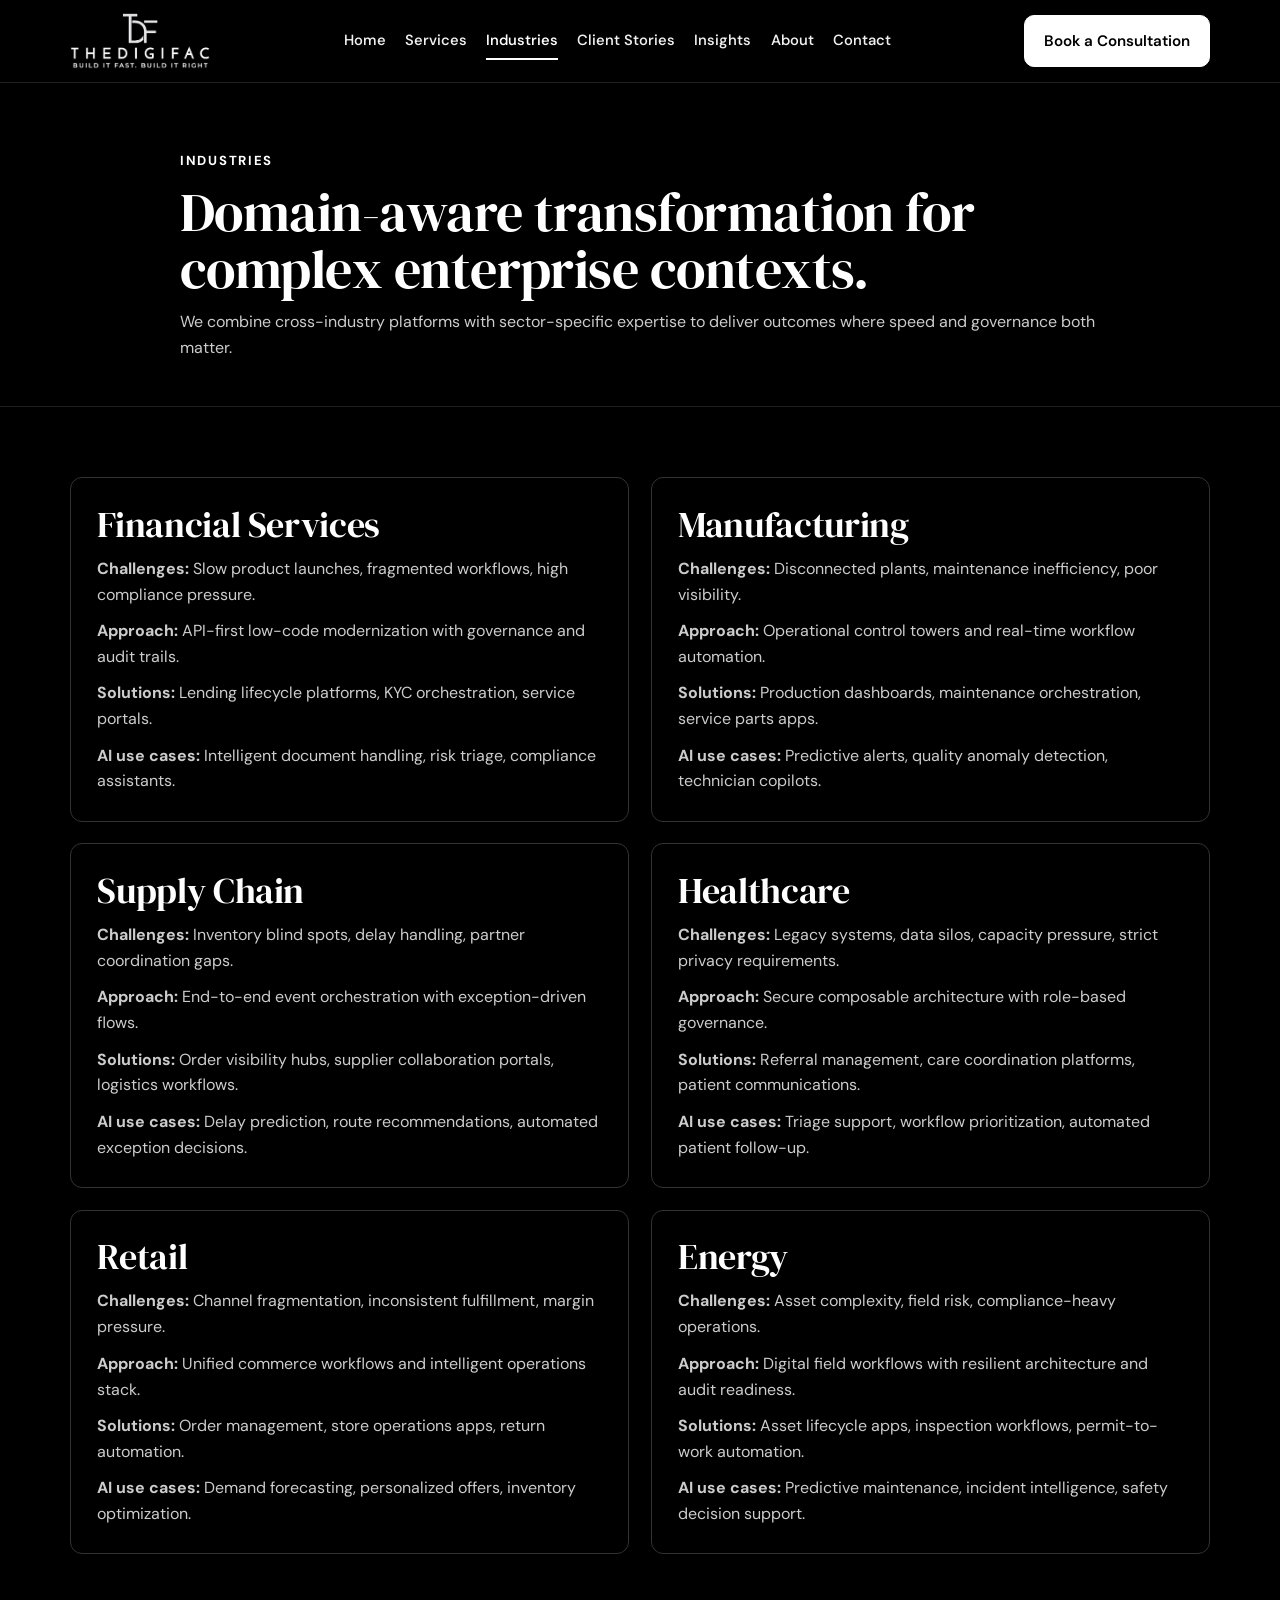
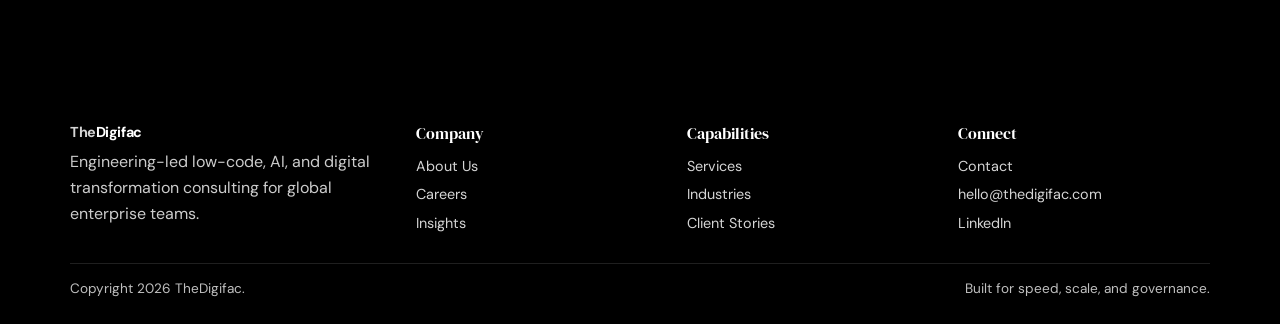
<file: industries.html>
<!doctype html>
<html lang="en">
  <head>
    <meta charset="UTF-8" />
    <meta name="viewport" content="width=device-width, initial-scale=1.0" />
    <title>Industries | TheDigifac</title>
    <meta
      name="description"
      content="Industry solutions from TheDigifac across financial services, manufacturing, supply chain, healthcare, retail, and energy."
    />
    <link rel="preconnect" href="https://fonts.googleapis.com" />
    <link rel="preconnect" href="https://fonts.gstatic.com" crossorigin />
    <link
      href="https://fonts.googleapis.com/css2?family=DM+Serif+Display:ital@0;1&family=DM+Sans:ital,opsz,wght@0,9..40,300;0,9..40,400;0,9..40,500;0,9..40,600;1,9..40,300&display=swap"
      rel="stylesheet"
    />
    <link rel="stylesheet" href="styles.css" />
  </head>
  <body>
    <header class="site-header">
      <div class="container nav-wrap">
        <a class="brand" href="index.html" aria-label="TheDigifac home">
          <img class="brand-logo" src="tdf_logo_1.png" alt="TheDigifac" />
        </a>
        <nav class="nav-links" aria-label="Primary">
          <a href="index.html">Home</a>
          <a href="services.html">Services</a>
          <a class="active" href="industries.html">Industries</a>
          <a href="client-stories.html">Client Stories</a>
          <a href="insights.html">Insights</a>
          <a href="about.html">About</a>
          <a href="contact.html">Contact</a>
        </nav>
        <div class="nav-actions">
          <a class="btn primary" href="contact.html#book"
            >Book a Consultation</a
          >
          <button
            class="menu-toggle"
            data-menu-toggle
            aria-label="Open menu"
            aria-expanded="false"
          >
            <span>Menu</span>
          </button>
        </div>
      </div>
      <div class="container mobile-menu" data-mobile-menu>
        <a href="index.html">Home</a>
        <a href="services.html">Services</a>
        <a class="active" href="industries.html">Industries</a>
        <a href="client-stories.html">Client Stories</a>
        <a href="insights.html">Insights</a>
        <a href="about.html">About</a>
        <a href="contact.html">Contact</a>
        <a class="btn primary" href="contact.html#book">Book a Consultation</a>
      </div>
    </header>

    <main>
      <section class="page-hero">
        <div class="container reveal">
          <p class="kicker">Industries</p>
          <h1>Domain-aware transformation for complex enterprise contexts.</h1>
          <p>
            We combine cross-industry platforms with sector-specific expertise
            to deliver outcomes where speed and governance both matter.
          </p>
        </div>
      </section>

      <section class="section">
        <div class="container">
          <div class="grid-2">
            <article class="card reveal">
              <h2>Financial Services</h2>
              <p>
                <strong>Challenges:</strong> Slow product launches, fragmented
                workflows, high compliance pressure.
              </p>
              <p>
                <strong>Approach:</strong> API-first low-code modernization with
                governance and audit trails.
              </p>
              <p>
                <strong>Solutions:</strong> Lending lifecycle platforms, KYC
                orchestration, service portals.
              </p>
              <p>
                <strong>AI use cases:</strong> Intelligent document handling,
                risk triage, compliance assistants.
              </p>
            </article>

            <article class="card reveal">
              <h2>Manufacturing</h2>
              <p>
                <strong>Challenges:</strong> Disconnected plants, maintenance
                inefficiency, poor visibility.
              </p>
              <p>
                <strong>Approach:</strong> Operational control towers and
                real-time workflow automation.
              </p>
              <p>
                <strong>Solutions:</strong> Production dashboards, maintenance
                orchestration, service parts apps.
              </p>
              <p>
                <strong>AI use cases:</strong> Predictive alerts, quality
                anomaly detection, technician copilots.
              </p>
            </article>

            <article class="card reveal">
              <h2>Supply Chain</h2>
              <p>
                <strong>Challenges:</strong> Inventory blind spots, delay
                handling, partner coordination gaps.
              </p>
              <p>
                <strong>Approach:</strong> End-to-end event orchestration with
                exception-driven flows.
              </p>
              <p>
                <strong>Solutions:</strong> Order visibility hubs, supplier
                collaboration portals, logistics workflows.
              </p>
              <p>
                <strong>AI use cases:</strong> Delay prediction, route
                recommendations, automated exception decisions.
              </p>
            </article>

            <article class="card reveal">
              <h2>Healthcare</h2>
              <p>
                <strong>Challenges:</strong> Legacy systems, data silos,
                capacity pressure, strict privacy requirements.
              </p>
              <p>
                <strong>Approach:</strong> Secure composable architecture with
                role-based governance.
              </p>
              <p>
                <strong>Solutions:</strong> Referral management, care
                coordination platforms, patient communications.
              </p>
              <p>
                <strong>AI use cases:</strong> Triage support, workflow
                prioritization, automated patient follow-up.
              </p>
            </article>

            <article class="card reveal">
              <h2>Retail</h2>
              <p>
                <strong>Challenges:</strong> Channel fragmentation, inconsistent
                fulfillment, margin pressure.
              </p>
              <p>
                <strong>Approach:</strong> Unified commerce workflows and
                intelligent operations stack.
              </p>
              <p>
                <strong>Solutions:</strong> Order management, store operations
                apps, return automation.
              </p>
              <p>
                <strong>AI use cases:</strong> Demand forecasting, personalized
                offers, inventory optimization.
              </p>
            </article>

            <article class="card reveal">
              <h2>Energy</h2>
              <p>
                <strong>Challenges:</strong> Asset complexity, field risk,
                compliance-heavy operations.
              </p>
              <p>
                <strong>Approach:</strong> Digital field workflows with
                resilient architecture and audit readiness.
              </p>
              <p>
                <strong>Solutions:</strong> Asset lifecycle apps, inspection
                workflows, permit-to-work automation.
              </p>
              <p>
                <strong>AI use cases:</strong> Predictive maintenance, incident
                intelligence, safety decision support.
              </p>
            </article>
          </div>
        </div>
      </section>
    </main>

    <footer class="site-footer">
      <div class="container">
        <div class="footer-grid">
          <div>
            <a class="brand" href="index.html">The<span>Digifac</span></a>
            <p>
              Engineering-led low-code, AI, and digital transformation
              consulting for global enterprise teams.
            </p>
          </div>
          <div>
            <h4>Company</h4>
            <a href="about.html">About Us</a><a href="careers.html">Careers</a
            ><a href="insights.html">Insights</a>
          </div>
          <div>
            <h4>Capabilities</h4>
            <a href="services.html">Services</a
            ><a href="industries.html">Industries</a
            ><a href="client-stories.html">Client Stories</a>
          </div>
          <div>
            <h4>Connect</h4>
            <a href="contact.html">Contact</a
            ><a href="mailto:hello@thedigifac.com">hello@thedigifac.com</a
            ><a href="https://www.linkedin.com" target="_blank" rel="noopener"
              >LinkedIn</a
            >
          </div>
        </div>
        <div class="footer-bottom">
          <span>Copyright <span data-year></span> TheDigifac.</span
          ><span>Built for speed, scale, and governance.</span>
        </div>
      </div>
    </footer>

    <script src="script.js"></script>
  </body>
</html>
</file>
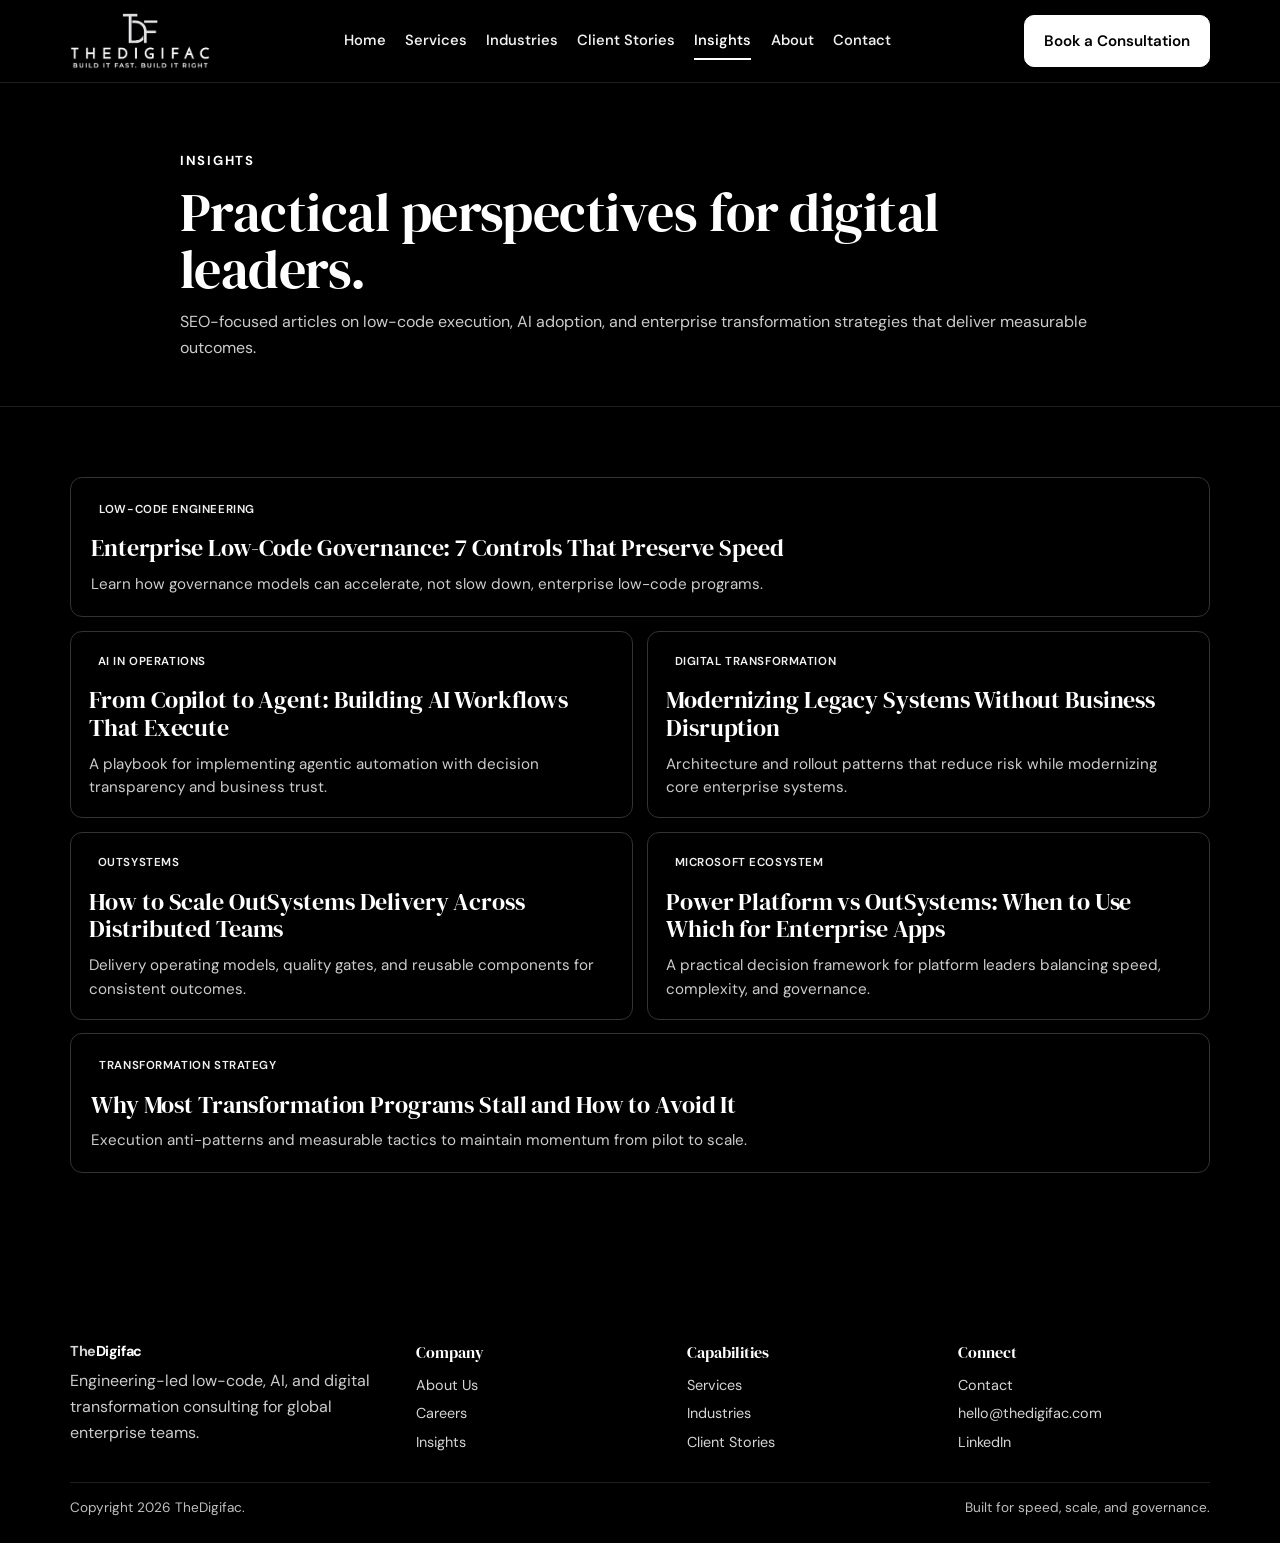
<file: insights.html>
<!doctype html>
<html lang="en">
  <head>
    <meta charset="UTF-8" />
    <meta name="viewport" content="width=device-width, initial-scale=1.0" />
    <title>Insights | TheDigifac</title>
    <meta
      name="description"
      content="Enterprise insights from TheDigifac on low-code engineering, practical AI, and digital transformation execution."
    />
    <link rel="preconnect" href="https://fonts.googleapis.com" />
    <link rel="preconnect" href="https://fonts.gstatic.com" crossorigin />
    <link
      href="https://fonts.googleapis.com/css2?family=DM+Serif+Display:ital@0;1&family=DM+Sans:ital,opsz,wght@0,9..40,300;0,9..40,400;0,9..40,500;0,9..40,600;1,9..40,300&display=swap"
      rel="stylesheet"
    />
    <link rel="stylesheet" href="styles.css" />
  </head>
  <body>
    <header class="site-header">
      <div class="container nav-wrap">
        <a class="brand" href="index.html" aria-label="TheDigifac home">
          <img class="brand-logo" src="tdf_logo_1.png" alt="TheDigifac" />
        </a>
        <nav class="nav-links" aria-label="Primary">
          <a href="index.html">Home</a>
          <a href="services.html">Services</a>
          <a href="industries.html">Industries</a>
          <a href="client-stories.html">Client Stories</a>
          <a class="active" href="insights.html">Insights</a>
          <a href="about.html">About</a>
          <a href="contact.html">Contact</a>
        </nav>
        <div class="nav-actions">
          <a class="btn primary" href="contact.html#book"
            >Book a Consultation</a
          >
          <button
            class="menu-toggle"
            data-menu-toggle
            aria-label="Open menu"
            aria-expanded="false"
          >
            <span>Menu</span>
          </button>
        </div>
      </div>
      <div class="container mobile-menu" data-mobile-menu>
        <a href="index.html">Home</a>
        <a href="services.html">Services</a>
        <a href="industries.html">Industries</a>
        <a href="client-stories.html">Client Stories</a>
        <a class="active" href="insights.html">Insights</a>
        <a href="about.html">About</a>
        <a href="contact.html">Contact</a>
        <a class="btn primary" href="contact.html#book">Book a Consultation</a>
      </div>
    </header>

    <main>
      <section class="page-hero">
        <div class="container reveal">
          <p class="kicker">Insights</p>
          <h1>Practical perspectives for digital leaders.</h1>
          <p>
            SEO-focused articles on low-code execution, AI adoption, and
            enterprise transformation strategies that deliver measurable
            outcomes.
          </p>
        </div>
      </section>

      <section class="section">
        <div class="container insight-list">
          <article class="insight-item reveal">
            <span class="blog-tag">Low-Code Engineering</span>
            <h2>
              Enterprise Low-Code Governance: 7 Controls That Preserve Speed
            </h2>
            <p>
              Learn how governance models can accelerate, not slow down,
              enterprise low-code programs.
            </p>
          </article>
          <article class="insight-item reveal">
            <span class="blog-tag">AI in Operations</span>
            <h2>From Copilot to Agent: Building AI Workflows That Execute</h2>
            <p>
              A playbook for implementing agentic automation with decision
              transparency and business trust.
            </p>
          </article>
          <article class="insight-item reveal">
            <span class="blog-tag">Digital Transformation</span>
            <h2>Modernizing Legacy Systems Without Business Disruption</h2>
            <p>
              Architecture and rollout patterns that reduce risk while
              modernizing core enterprise systems.
            </p>
          </article>
          <article class="insight-item reveal">
            <span class="blog-tag">OutSystems</span>
            <h2>How to Scale OutSystems Delivery Across Distributed Teams</h2>
            <p>
              Delivery operating models, quality gates, and reusable components
              for consistent outcomes.
            </p>
          </article>
          <article class="insight-item reveal">
            <span class="blog-tag">Microsoft Ecosystem</span>
            <h2>
              Power Platform vs OutSystems: When to Use Which for Enterprise
              Apps
            </h2>
            <p>
              A practical decision framework for platform leaders balancing
              speed, complexity, and governance.
            </p>
          </article>
          <article class="insight-item reveal">
            <span class="blog-tag">Transformation Strategy</span>
            <h2>Why Most Transformation Programs Stall and How to Avoid It</h2>
            <p>
              Execution anti-patterns and measurable tactics to maintain
              momentum from pilot to scale.
            </p>
          </article>
        </div>
      </section>
    </main>

    <footer class="site-footer">
      <div class="container">
        <div class="footer-grid">
          <div>
            <a class="brand" href="index.html">The<span>Digifac</span></a>
            <p>
              Engineering-led low-code, AI, and digital transformation
              consulting for global enterprise teams.
            </p>
          </div>
          <div>
            <h4>Company</h4>
            <a href="about.html">About Us</a><a href="careers.html">Careers</a
            ><a href="insights.html">Insights</a>
          </div>
          <div>
            <h4>Capabilities</h4>
            <a href="services.html">Services</a
            ><a href="industries.html">Industries</a
            ><a href="client-stories.html">Client Stories</a>
          </div>
          <div>
            <h4>Connect</h4>
            <a href="contact.html">Contact</a
            ><a href="mailto:hello@thedigifac.com">hello@thedigifac.com</a
            ><a href="https://www.linkedin.com" target="_blank" rel="noopener"
              >LinkedIn</a
            >
          </div>
        </div>
        <div class="footer-bottom">
          <span>Copyright <span data-year></span> TheDigifac.</span
          ><span>Built for speed, scale, and governance.</span>
        </div>
      </div>
    </footer>

    <script src="script.js"></script>
  </body>
</html>
</file>
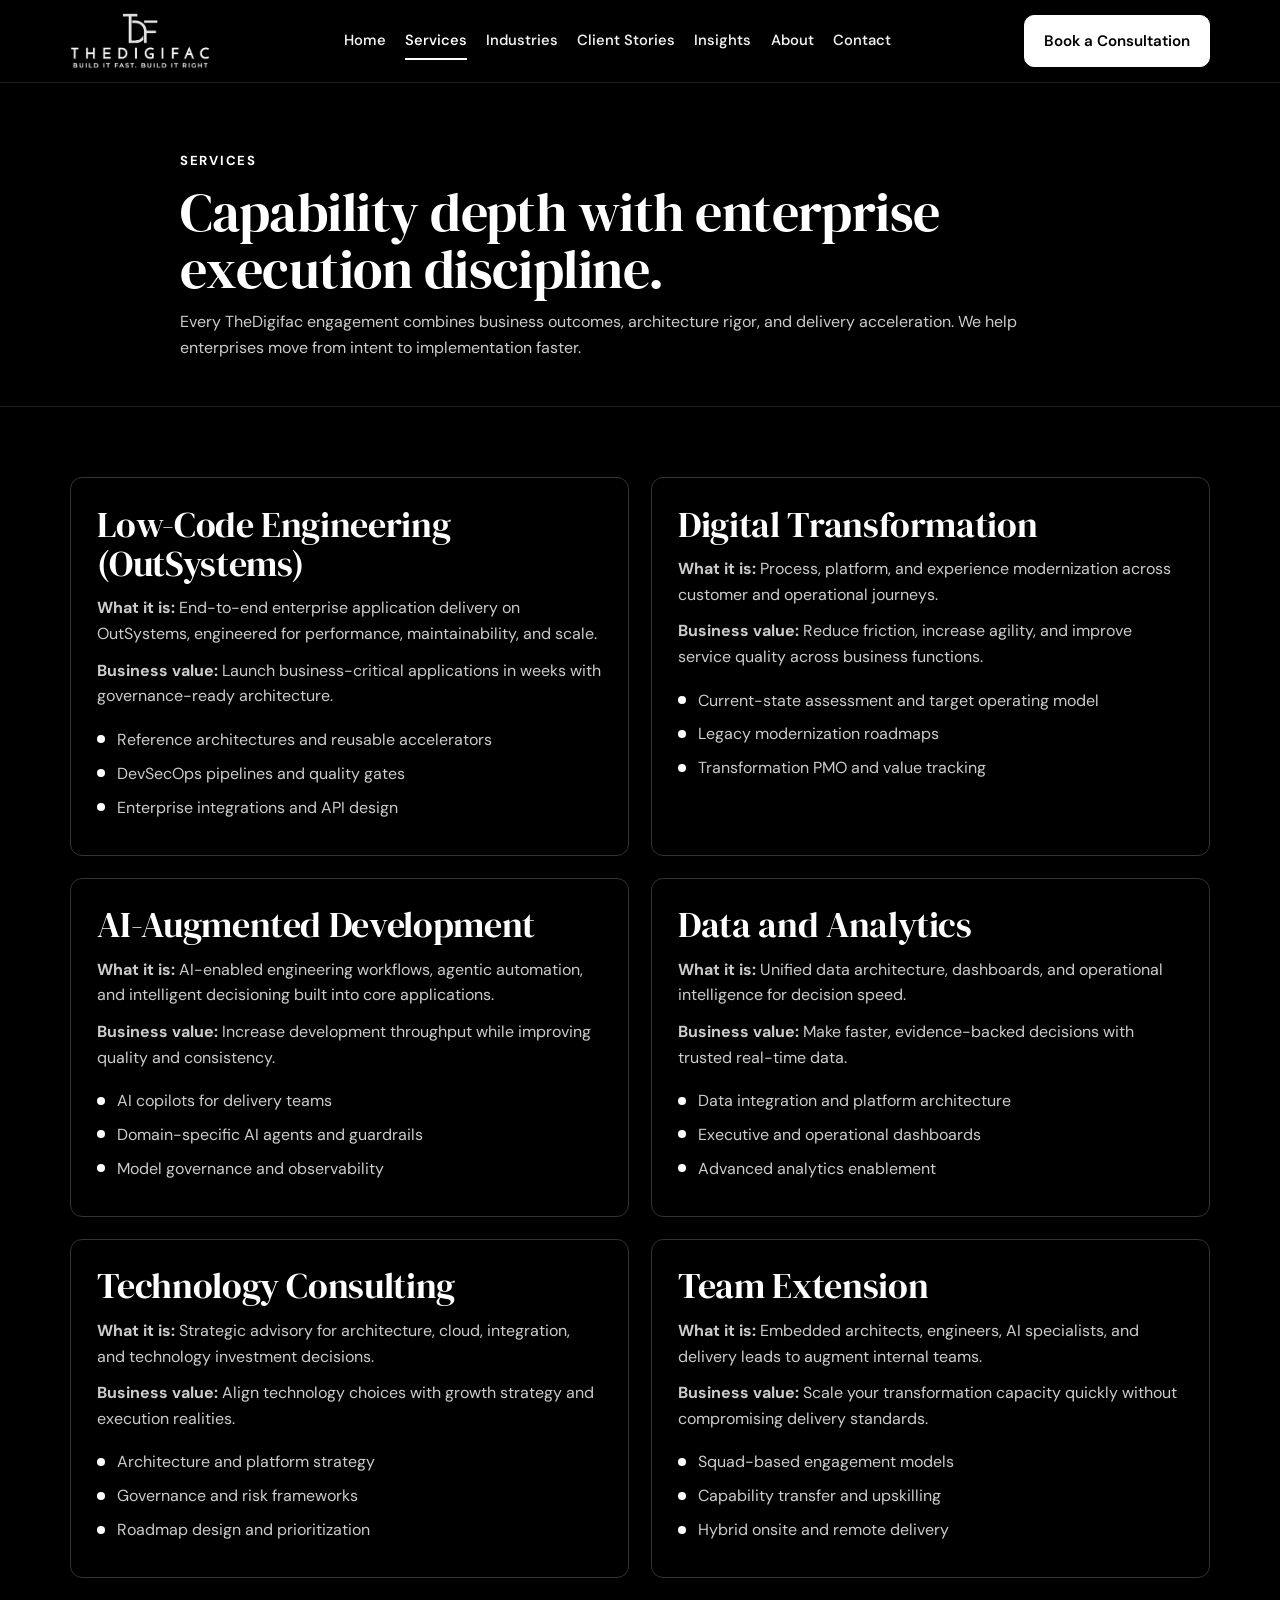
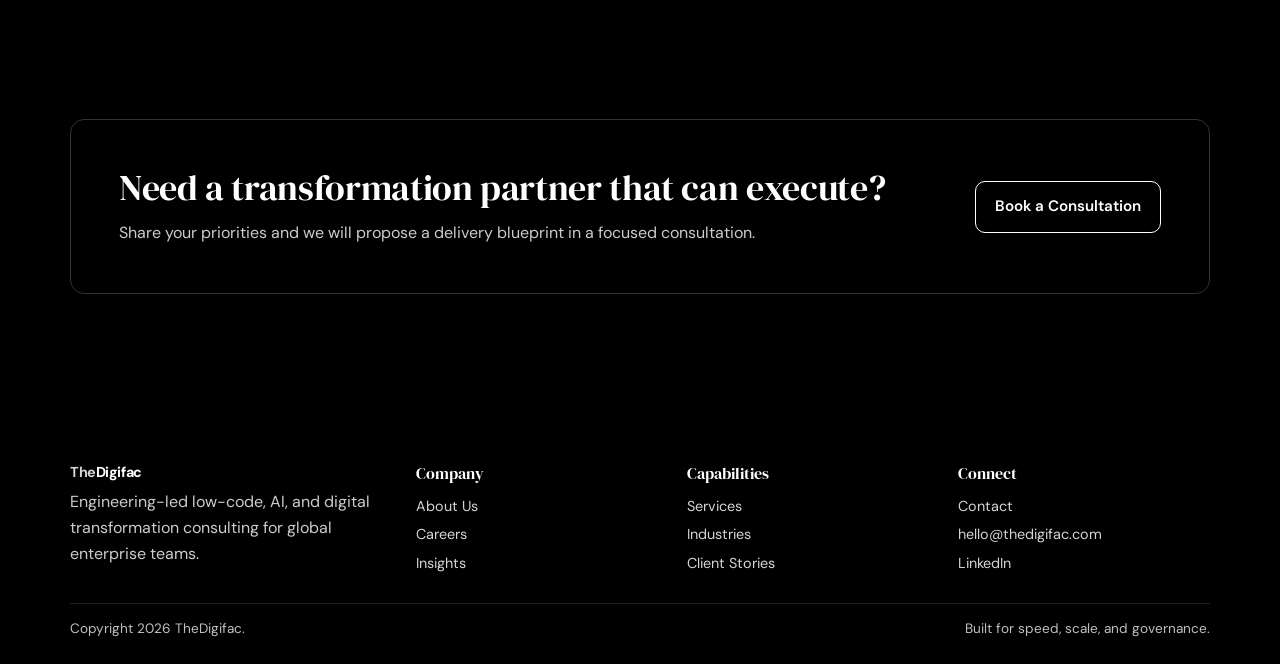
<file: services.html>
<!doctype html>
<html lang="en">
  <head>
    <meta charset="UTF-8" />
    <meta name="viewport" content="width=device-width, initial-scale=1.0" />
    <title>Services | TheDigifac</title>
    <meta
      name="description"
      content="Explore TheDigifac services: low-code engineering, digital transformation, AI-augmented development, data analytics, technology consulting, and team extension."
    />
    <link rel="preconnect" href="https://fonts.googleapis.com" />
    <link rel="preconnect" href="https://fonts.gstatic.com" crossorigin />
    <link
      href="https://fonts.googleapis.com/css2?family=DM+Serif+Display:ital@0;1&family=DM+Sans:ital,opsz,wght@0,9..40,300;0,9..40,400;0,9..40,500;0,9..40,600;1,9..40,300&display=swap"
      rel="stylesheet"
    />
    <link rel="stylesheet" href="styles.css" />
  </head>
  <body>
    <header class="site-header">
      <div class="container nav-wrap">
        <a class="brand" href="index.html" aria-label="TheDigifac home">
          <img class="brand-logo" src="tdf_logo_1.png" alt="TheDigifac" />
        </a>
        <nav class="nav-links" aria-label="Primary">
          <a href="index.html">Home</a>
          <a class="active" href="services.html">Services</a>
          <a href="industries.html">Industries</a>
          <a href="client-stories.html">Client Stories</a>
          <a href="insights.html">Insights</a>
          <a href="about.html">About</a>
          <a href="contact.html">Contact</a>
        </nav>
        <div class="nav-actions">
          <a class="btn primary" href="contact.html#book"
            >Book a Consultation</a
          >
          <button
            class="menu-toggle"
            data-menu-toggle
            aria-label="Open menu"
            aria-expanded="false"
          >
            <span>Menu</span>
          </button>
        </div>
      </div>
      <div class="container mobile-menu" data-mobile-menu>
        <a href="index.html">Home</a>
        <a class="active" href="services.html">Services</a>
        <a href="industries.html">Industries</a>
        <a href="client-stories.html">Client Stories</a>
        <a href="insights.html">Insights</a>
        <a href="about.html">About</a>
        <a href="contact.html">Contact</a>
        <a class="btn primary" href="contact.html#book">Book a Consultation</a>
      </div>
    </header>

    <main>
      <section class="page-hero">
        <div class="container reveal">
          <p class="kicker">Services</p>
          <h1>Capability depth with enterprise execution discipline.</h1>
          <p>
            Every TheDigifac engagement combines business outcomes, architecture
            rigor, and delivery acceleration. We help enterprises move from
            intent to implementation faster.
          </p>
        </div>
      </section>

      <section class="section">
        <div class="container grid-2">
          <article class="card reveal">
            <h2>Low-Code Engineering (OutSystems)</h2>
            <p>
              <strong>What it is:</strong> End-to-end enterprise application
              delivery on OutSystems, engineered for performance,
              maintainability, and scale.
            </p>
            <p>
              <strong>Business value:</strong> Launch business-critical
              applications in weeks with governance-ready architecture.
            </p>
            <ul class="feature-list">
              <li>Reference architectures and reusable accelerators</li>
              <li>DevSecOps pipelines and quality gates</li>
              <li>Enterprise integrations and API design</li>
            </ul>
          </article>

          <article class="card reveal">
            <h2>Digital Transformation</h2>
            <p>
              <strong>What it is:</strong> Process, platform, and experience
              modernization across customer and operational journeys.
            </p>
            <p>
              <strong>Business value:</strong> Reduce friction, increase
              agility, and improve service quality across business functions.
            </p>
            <ul class="feature-list">
              <li>Current-state assessment and target operating model</li>
              <li>Legacy modernization roadmaps</li>
              <li>Transformation PMO and value tracking</li>
            </ul>
          </article>

          <article class="card reveal">
            <h2>AI-Augmented Development</h2>
            <p>
              <strong>What it is:</strong> AI-enabled engineering workflows,
              agentic automation, and intelligent decisioning built into core
              applications.
            </p>
            <p>
              <strong>Business value:</strong> Increase development throughput
              while improving quality and consistency.
            </p>
            <ul class="feature-list">
              <li>AI copilots for delivery teams</li>
              <li>Domain-specific AI agents and guardrails</li>
              <li>Model governance and observability</li>
            </ul>
          </article>

          <article class="card reveal">
            <h2>Data and Analytics</h2>
            <p>
              <strong>What it is:</strong> Unified data architecture,
              dashboards, and operational intelligence for decision speed.
            </p>
            <p>
              <strong>Business value:</strong> Make faster, evidence-backed
              decisions with trusted real-time data.
            </p>
            <ul class="feature-list">
              <li>Data integration and platform architecture</li>
              <li>Executive and operational dashboards</li>
              <li>Advanced analytics enablement</li>
            </ul>
          </article>

          <article class="card reveal">
            <h2>Technology Consulting</h2>
            <p>
              <strong>What it is:</strong> Strategic advisory for architecture,
              cloud, integration, and technology investment decisions.
            </p>
            <p>
              <strong>Business value:</strong> Align technology choices with
              growth strategy and execution realities.
            </p>
            <ul class="feature-list">
              <li>Architecture and platform strategy</li>
              <li>Governance and risk frameworks</li>
              <li>Roadmap design and prioritization</li>
            </ul>
          </article>

          <article class="card reveal">
            <h2>Team Extension</h2>
            <p>
              <strong>What it is:</strong> Embedded architects, engineers, AI
              specialists, and delivery leads to augment internal teams.
            </p>
            <p>
              <strong>Business value:</strong> Scale your transformation
              capacity quickly without compromising delivery standards.
            </p>
            <ul class="feature-list">
              <li>Squad-based engagement models</li>
              <li>Capability transfer and upskilling</li>
              <li>Hybrid onsite and remote delivery</li>
            </ul>
          </article>
        </div>
      </section>

      <section class="section dark-section">
        <div class="container reveal">
          <div class="cta-band">
            <div>
              <h2>Need a transformation partner that can execute?</h2>
              <p>
                Share your priorities and we will propose a delivery blueprint
                in a focused consultation.
              </p>
            </div>
            <a class="btn ghost" href="contact.html#book"
              >Book a Consultation</a
            >
          </div>
        </div>
      </section>
    </main>

    <footer class="site-footer">
      <div class="container">
        <div class="footer-grid">
          <div>
            <a class="brand" href="index.html">The<span>Digifac</span></a>
            <p>
              Engineering-led low-code, AI, and digital transformation
              consulting for global enterprise teams.
            </p>
          </div>
          <div>
            <h4>Company</h4>
            <a href="about.html">About Us</a><a href="careers.html">Careers</a
            ><a href="insights.html">Insights</a>
          </div>
          <div>
            <h4>Capabilities</h4>
            <a href="services.html">Services</a
            ><a href="industries.html">Industries</a
            ><a href="client-stories.html">Client Stories</a>
          </div>
          <div>
            <h4>Connect</h4>
            <a href="contact.html">Contact</a
            ><a href="mailto:hello@thedigifac.com">hello@thedigifac.com</a
            ><a href="https://www.linkedin.com" target="_blank" rel="noopener"
              >LinkedIn</a
            >
          </div>
        </div>
        <div class="footer-bottom">
          <span>Copyright <span data-year></span> TheDigifac.</span
          ><span>Built for speed, scale, and governance.</span>
        </div>
      </div>
    </footer>

    <script src="script.js"></script>
  </body>
</html>
</file>
<file: styles.css>
:root {
  --font-display: "DM Serif Display", Georgia, serif;
  --font-body: "DM Sans", system-ui, sans-serif;
  --surface: #000000;
  --surface-alt: #000000;
  --ink: #ffffff;
  --muted: #cccccc;
  --line: #333333;
  --accent: #ffffff;
  --dark: #ffffff;
  --radius-lg: 14px;
  --radius-md: 12px;
  --shadow-sm: 0 10px 30px rgba(0, 0, 0, 0.04);
  --max: 1140px;
  --transition: 220ms ease;
}

* {
  box-sizing: border-box;
}

html {
  scroll-behavior: smooth;
  scrollbar-width: thin;
  scrollbar-color: #4a4a4a #0a0a0a;
}

/* Minimal scrollbar treatment across pages */
::-webkit-scrollbar {
  width: 1px;
  height: 1px;
}

::-webkit-scrollbar-track {
  background: #0a0a0a;
}

::-webkit-scrollbar-thumb {
  background: #4a4a4a;
  border-radius: 999px;
  border: 2px solid #0a0a0a;
}

::-webkit-scrollbar-thumb:hover {
  background: #666666;
}

body {
  margin: 0;
  font-family: var(--font-body);
  color: var(--ink);
  background: #000000;
  line-height: 1.62;
}

a {
  color: inherit;
  text-decoration: none;
}

img,
svg {
  max-width: 100%;
  display: block;
}

.container {
  width: min(var(--max), calc(100% - 2rem));
  margin: 0 auto;
}

.section {
  padding: 4.4rem 0;
}

.section.compact {
  padding: 2.9rem 0;
}

.section-head {
  max-width: 700px;
  margin-bottom: 3rem;
}

.kicker {
  font-size: 0.82rem;
  letter-spacing: 0.13em;
  text-transform: uppercase;
  color: #ffffff;
  font-weight: 700;
  margin-bottom: 0.8rem;
}

h1,
h2,
h3,
h4 {
  font-family: var(--font-display);
  margin: 0 0 0.75rem;
  font-weight: 400;
}

h1 {
  font-size: clamp(2.05rem, 4.2vw, 3.4rem);
  line-height: 1.05;
  letter-spacing: -0.01em;
}

h2 {
  font-size: clamp(1.55rem, 2.8vw, 2.3rem);
  line-height: 1.1;
  letter-spacing: -0.01em;
}

h3 {
  font-size: clamp(1.05rem, 1.8vw, 1.28rem);
  line-height: 1.2;
}

.hero-copy h1 {
  font-size: clamp(2.45rem, 5.4vw, 4.5rem);
}

p {
  margin: 0;
  color: var(--muted);
  font-size: 1rem;
}

.btn {
  display: inline-flex;
  align-items: center;
  justify-content: center;
  gap: 0.45rem;
  border: 1px solid transparent;
  border-radius: 10px;
  padding: 0.78rem 1.18rem;
  font-weight: 600;
  font-size: 0.95rem;
  transition: transform var(--transition), box-shadow var(--transition), background var(--transition), color var(--transition), border-color var(--transition);
  cursor: pointer;
  white-space: nowrap;
}

.btn.primary {
  background: #ffffff;
  color: #000000;
  border-color: #ffffff;
  box-shadow: none;
}

.btn.primary:hover {
  transform: translateY(-2px);
  background: #000000;
  color: #ffffff;
  border-color: #ffffff;
}

.btn.secondary {
  background: #000000;
  color: #ffffff;
  border-color: #ffffff;
}

.btn.secondary:hover {
  transform: translateY(-2px);
  background: #ffffff;
  border-color: #ffffff;
  color: #000000;
}

.btn.ghost {
  border-color: #000000;
  color: #000000;
}

.btn.ghost:hover {
  background: #000000;
  color: #ffffff;
}

.site-header {
  position: sticky;
  top: 0;
  z-index: 100;
  background: #000000;
  border-bottom: 1px solid #1f1f1f;
  backdrop-filter: blur(10px);
}

.nav-wrap {
  min-height: 82px;
  display: flex;
  align-items: center;
  justify-content: space-between;
  gap: 1rem;
}

.brand {
  font-family: var(--font-body);
  font-size: 1.25rem;
  font-weight: 700;
  color: var(--dark);
  letter-spacing: -0.03em;
}

.brand span {
  color: var(--accent);
}

.brand-logo {
  display: block;
  height: 70px;
  width: auto;
  max-width: 200px;
}

.nav-links {
  display: flex;
  gap: 1.2rem;
  align-items: center;
}

.nav-links a {
  font-weight: 550;
  color: #f0f0f0;
  font-size: 0.92rem;
  transition: color var(--transition);
  position: relative;
}

.nav-links a:hover,
.nav-links a.active {
  color: var(--accent);
}

.nav-links a.active::after,
.nav-links a:hover::after {
  content: "";
  position: absolute;
  bottom: -0.45rem;
  left: 0;
  width: 100%;
  height: 2px;
  background: var(--accent);
}

.nav-actions {
  display: flex;
  gap: 0.75rem;
  align-items: center;
}

.menu-toggle {
  display: none;
  width: 42px;
  height: 42px;
  border-radius: 10px;
  border: 1px solid var(--line);
  background: #000;
  color: #fff;
  padding: 0;
  line-height: 1;
  font: 500 0.95rem/1 var(--font-body);
}

.menu-toggle span {
  display: block;
  line-height: 1;
}

.mobile-menu {
  display: none;
  flex-direction: column;
  gap: 0.85rem;
  padding: 0 0 1rem;
}

.mobile-menu a {
  padding: 0.3rem 0;
  color: #f0f0f0;
  font-weight: 560;
}

.hero {
  position: relative;
  overflow: hidden;
}

.hero::before,
.hero::after {
  content: "";
  position: absolute;
  border-radius: 999px;
  filter: blur(12px);
  z-index: -1;
}

.hero::before {
  width: 360px;
  height: 360px;
  right: -140px;
  top: -80px;
  background: rgba(255, 255, 255, 0.05);
}

.hero::after {
  width: 320px;
  height: 320px;
  left: -140px;
  bottom: -100px;
  background: rgba(255, 255, 255, 0.04);
}

.hero-grid {
  display: grid;
  grid-template-columns: 1.1fr 0.9fr;
  gap: 3rem;
  align-items: center;
  padding: 3.9rem 0 3.1rem;
}

.hero-copy p {
  max-width: 52ch;
  margin: 1.2rem 0 2.4rem;
}

.hero-cta {
  display: flex;
  gap: 0.8rem;
  flex-wrap: wrap;
}

.hero-visual {
  border-radius: var(--radius-lg);
  min-height: 320px;
  background: #050505;
  border: 1px solid #2c2c2c;
  box-shadow: none;
  position: relative;
  overflow: hidden;
  display: grid;
  place-items: center;
}

.hero-orb {
  position: absolute;
  border-radius: 999px;
  border: 1px solid rgba(255, 255, 255, 0.14);
}

.hero-orb.one {
  width: 160px;
  height: 160px;
  top: 15%;
  left: 12%;
}

.hero-orb.two {
  width: 220px;
  height: 220px;
  bottom: 8%;
  right: 8%;
}

.hero-diagram {
  width: 84%;
  padding: 1.2rem;
  border-radius: 18px;
  background: #000000;
  border: 1px solid #2f2f2f;
  backdrop-filter: blur(5px);
}

.diagram-row {
  display: flex;
  gap: 0.6rem;
  margin-bottom: 0.7rem;
}

.diagram-node {
  flex: 1;
  padding: 0.7rem;
  border-radius: 12px;
  background: #101010;
  border: 1px solid #2f2f2f;
  color: #e4e4e4;
  font-size: 0.8rem;
  font-weight: 600;
  text-align: center;
}

.diagram-node.highlight {
  background: #ffffff;
  color: #000000;
  border-color: #ffffff;
}

.trust-strip {
  background: var(--surface);
  border: 1px solid var(--line);
  border-radius: var(--radius-md);
  box-shadow: var(--shadow-sm);
  padding: 1.35rem;
}

.logo-row {
  display: flex;
  flex-wrap: wrap;
  gap: 0.8rem;
  margin-bottom: 1rem;
}

.logo-pill {
  border: 1px solid var(--line);
  background: #000;
  border-radius: 10px;
  padding: 0.48rem 0.9rem;
  font-size: 0.8rem;
  color: #e0e0e0;
  font-weight: 600;
}

.metric-grid {
  display: grid;
  gap: 0.8rem;
  grid-template-columns: repeat(4, minmax(0, 1fr));
}

.metric {
  background: var(--surface-alt);
  border: 1px solid var(--line);
  border-radius: 14px;
  padding: 0.85rem;
}

.metric strong {
  display: block;
  color: var(--dark);
  font-size: 1.25rem;
  margin-bottom: 0.1rem;
}

.grid-2,
.grid-3,
.grid-4 {
  display: grid;
  gap: 1.35rem;
}

.grid-2 {
  grid-template-columns: repeat(2, minmax(0, 1fr));
}

.grid-3 {
  grid-template-columns: repeat(3, minmax(0, 1fr));
}

.grid-4 {
  grid-template-columns: repeat(4, minmax(0, 1fr));
}

.card {
  background: var(--surface);
  border: 1px solid var(--line);
  border-radius: var(--radius-md);
  padding: 1.65rem;
  box-shadow: var(--shadow-sm);
  transition: transform var(--transition), box-shadow var(--transition), border-color var(--transition);
}

.card:hover {
  transform: translateY(-3px) scale(1.005);
  box-shadow: 0 18px 36px rgba(0, 0, 0, 0.22);
  border-color: #4a4a4a;
}

.card p {
  margin-top: 0.65rem;
}

.icon {
  width: 44px;
  height: 44px;
  border-radius: 12px;
  display: grid;
  place-items: center;
  margin-bottom: 0.8rem;
  background: #000000;
  color: #ffffff;
  border: 1px solid #333333;
  font-weight: 760;
}

.link-arrow {
  display: inline-flex;
  align-items: center;
  gap: 0.4rem;
  color: #ffffff;
  font-weight: 600;
  margin-top: 0.85rem;
  font-size: 0.92rem;
  text-decoration: underline;
  text-decoration-thickness: 1px;
  text-underline-offset: 3px;
}

.dark-section {
  background: #000000;
  color: #ffffff;
}

.dark-section p {
  color: #cccccc;
}

.dark-section .kicker {
  color: #ffffff;
}

.dark-section .card {
  background: #000000;
  border-color: #333333;
  box-shadow: var(--shadow-sm);
}

.dark-section .card:hover {
  border-color: #4a4a4a;
}

.dark-section .icon {
  background: #000000;
  color: #ffffff;
  border-color: #333333;
}

.story-stat {
  margin-top: 0.7rem;
  padding: 0.45rem 0.75rem;
  border-radius: 8px;
  border: 1px solid #4a4a4a;
  display: inline-flex;
  font-size: 0.86rem;
  color: #ffffff;
  font-weight: 600;
}

.steps {
  counter-reset: step;
}

.step {
  position: relative;
  padding-left: 3.2rem;
}

.step::before {
  counter-increment: step;
  content: counter(step);
  position: absolute;
  left: 0;
  top: 0;
  width: 2.2rem;
  height: 2.2rem;
  border-radius: 8px;
  display: grid;
  place-items: center;
  background: #000000;
  color: #ffffff;
  font-weight: 750;
}

.testimonial {
  position: relative;
}

.testimonial::before {
  content: "\201C";
  position: absolute;
  top: -0.2rem;
  right: 0.45rem;
  color: #7a7a7a;
  font-size: 3.1rem;
  line-height: 1;
  font-weight: 700;
}

.blog-tag {
  display: inline-flex;
  padding: 0.24rem 0.52rem;
  border-radius: 8px;
  background: #000000;
  color: #f0f0f0;
  font-size: 0.76rem;
  font-weight: 620;
  margin-bottom: 0.65rem;
}

.cta-band {
  border-radius: var(--radius-lg);
  padding: 3rem;
  display: grid;
  gap: 1.35rem;
  align-items: center;
  grid-template-columns: 1.2fr auto;
  background: #000000;
  color: #ffffff;
  border: 1px solid #333333;
  box-shadow: none;
}

.cta-band p {
  color: #cccccc;
}

.cta-band .btn.ghost {
  border-color: #ffffff;
  color: #ffffff;
}

.cta-band .btn.ghost:hover {
  background: #ffffff;
  color: #000000;
}

.site-footer {
  margin-top: 3rem;
  background: #000000;
  color: #bfbfbf;
  padding: 3rem 0 1.5rem;
}

.footer-grid {
  display: grid;
  grid-template-columns: 1.3fr repeat(3, 1fr);
  gap: 1.2rem;
}

.footer-grid h4 {
  color: #ffffff;
  font-size: 0.98rem;
  margin-bottom: 0.55rem;
}

.footer-grid a {
  display: block;
  color: #d5d5d5;
  margin-bottom: 0.32rem;
  font-size: 0.9rem;
}

.footer-bottom {
  margin-top: 1.4rem;
  padding-top: 0.9rem;
  border-top: 1px solid rgba(255, 255, 255, 0.12);
  font-size: 0.85rem;
  display: flex;
  justify-content: space-between;
  gap: 0.9rem;
  flex-wrap: wrap;
}

.page-hero {
  padding: 4.2rem 0 2.8rem;
  background: #000000;
  border-bottom: 1px solid #1f1f1f;
}

.page-hero .container {
  max-width: 920px;
}

.feature-list {
  margin: 1.1rem 0 0;
  padding: 0;
  list-style: none;
}

.feature-list li {
  margin-bottom: 0.5rem;
  color: #cccccc;
  padding-left: 1.25rem;
  position: relative;
}

.feature-list li::before {
  content: "";
  width: 0.5rem;
  height: 0.5rem;
  border-radius: 999px;
  background: var(--accent);
  position: absolute;
  left: 0;
  top: 0.53rem;
}

.story-layout {
  display: grid;
  gap: 1rem;
}

.story-block {
  display: grid;
  grid-template-columns: 0.9fr 1.1fr;
  gap: 1rem;
  background: #000;
  border: 1px solid var(--line);
  border-radius: var(--radius-md);
  padding: 1rem;
}

.stat-list {
  display: grid;
  grid-template-columns: repeat(3, minmax(0, 1fr));
  gap: 0.7rem;
}

.stat-list .metric {
  background: #000;
}

.insight-list {
  display: grid;
  grid-template-columns: repeat(2, minmax(0, 1fr));
  gap: 0.85rem;
  align-items: stretch;
}

.insight-item {
  background: #000;
  border: 1px solid var(--line);
  border-radius: var(--radius-md);
  padding: 1.1rem 1.15rem;
  display: grid;
  gap: 0.52rem;
  align-content: start;
}

.insight-item:nth-child(1) {
  grid-column: 1 / -1;
  min-height: auto;
  padding: 1.2rem 1.25rem;
}

.insight-item:nth-child(6) {
  grid-column: 1 / -1;
  min-height: auto;
  padding: 1.2rem 1.25rem;
}

.insight-item h2 {
  font-size: clamp(1.24rem, 1.85vw, 1.62rem);
  line-height: 1.16;
  letter-spacing: -0.005em;
  margin-bottom: 0.2rem;
}

.insight-item p {
  font-size: 0.95rem;
  line-height: 1.55;
}

.insight-item .blog-tag {
  font-size: 0.72rem;
  letter-spacing: 0.05em;
  text-transform: uppercase;
  margin-bottom: 0.15rem;
}

.timeline {
  display: grid;
  gap: 1rem;
}

.timeline .card {
  display: grid;
  gap: 0.3rem;
}

.contact-grid {
  display: grid;
  grid-template-columns: 1fr 1fr;
  gap: 1rem;
}

.form-wrap {
  border: 1px solid var(--line);
  border-radius: var(--radius-md);
  background: #000;
  padding: 1.35rem;
  box-shadow: none;
}

label {
  font-size: 0.84rem;
  font-weight: 620;
  color: #f0f0f0;
  display: block;
  margin-bottom: 0.33rem;
}

input,
select,
textarea {
  width: 100%;
  border: 1px solid #3a3a3a;
  border-radius: 12px;
  padding: 0.7rem 0.75rem;
  font: inherit;
  color: var(--ink);
  background: #000;
  margin-bottom: 0.75rem;
}

textarea {
  min-height: 125px;
  resize: vertical;
}

input:focus,
select:focus,
textarea:focus {
  outline: none;
  border-color: #ffffff;
  box-shadow: 0 0 0 3px rgba(255, 255, 255, 0.16);
}

.form-note {
  font-size: 0.84rem;
  color: #bfbfbf;
  margin-top: 0.6rem;
}

.chatbot-box {
  background: #000000;
  color: #ffffff;
  border: 1px solid #333333;
  border-radius: var(--radius-md);
  padding: 1.5rem;
}

.chatbot-box p {
  color: #cccccc;
}

.lede {
  font-size: clamp(1.12rem, 2vw, 1.35rem);
  color: #e0e0e0;
  max-width: 48ch;
}

.about-intro {
  display: grid;
  grid-template-columns: 1fr 1fr;
  gap: 1.35rem;
}

.about-stat-grid {
  display: grid;
  grid-template-columns: repeat(3, minmax(0, 1fr));
  gap: 1rem;
  margin-top: 1.35rem;
}

.about-stat {
  background: #000;
  border: 1px solid #333;
  border-radius: 14px;
  padding: 1rem;
}

.about-stat strong {
  display: block;
  font-size: 1.4rem;
  line-height: 1.1;
  color: #ffffff;
}

.chatbot-pill {
  display: inline-block;
  border: 1px solid #4a4a4a;
  border-radius: 8px;
  padding: 0.28rem 0.65rem;
  font-size: 0.78rem;
  color: #e0e0e0;
  margin-bottom: 0.6rem;
}

.reveal {
  opacity: 0;
  transform: translateY(16px);
  transition: opacity 0.55s ease, transform 0.55s ease;
}

.reveal.visible {
  opacity: 1;
  transform: translateY(0);
}

@media (max-width: 1080px) {
  .nav-links,
  .nav-actions .btn {
    display: none;
  }

  .menu-toggle {
    display: inline-grid;
    place-items: center;
  }

  .mobile-menu.open {
    display: flex;
  }

  .hero-grid,
  .grid-4 {
    grid-template-columns: 1fr 1fr;
  }

  .grid-3 {
    grid-template-columns: 1fr 1fr;
  }

  .footer-grid {
    grid-template-columns: repeat(2, minmax(0, 1fr));
  }

  .story-block,
  .contact-grid {
    grid-template-columns: 1fr;
  }

  .insight-item {
    grid-column: auto;
    min-height: auto;
  }
}

@media (max-width: 760px) {
  .section {
    padding: 2.7rem 0;
  }

  .hero-grid,
  .grid-2,
  .grid-3,
  .grid-4,
  .metric-grid,
  .stat-list,
  .cta-band {
    grid-template-columns: 1fr;
  }

  .hero-visual {
    min-height: 290px;
  }

  .about-intro,
  .about-stat-grid {
    grid-template-columns: 1fr;
  }

  .insight-list {
    grid-template-columns: 1fr;
  }

  .cta-band {
    padding: 1.4rem;
  }

  .footer-grid {
    grid-template-columns: 1fr;
  }
}
</file>
